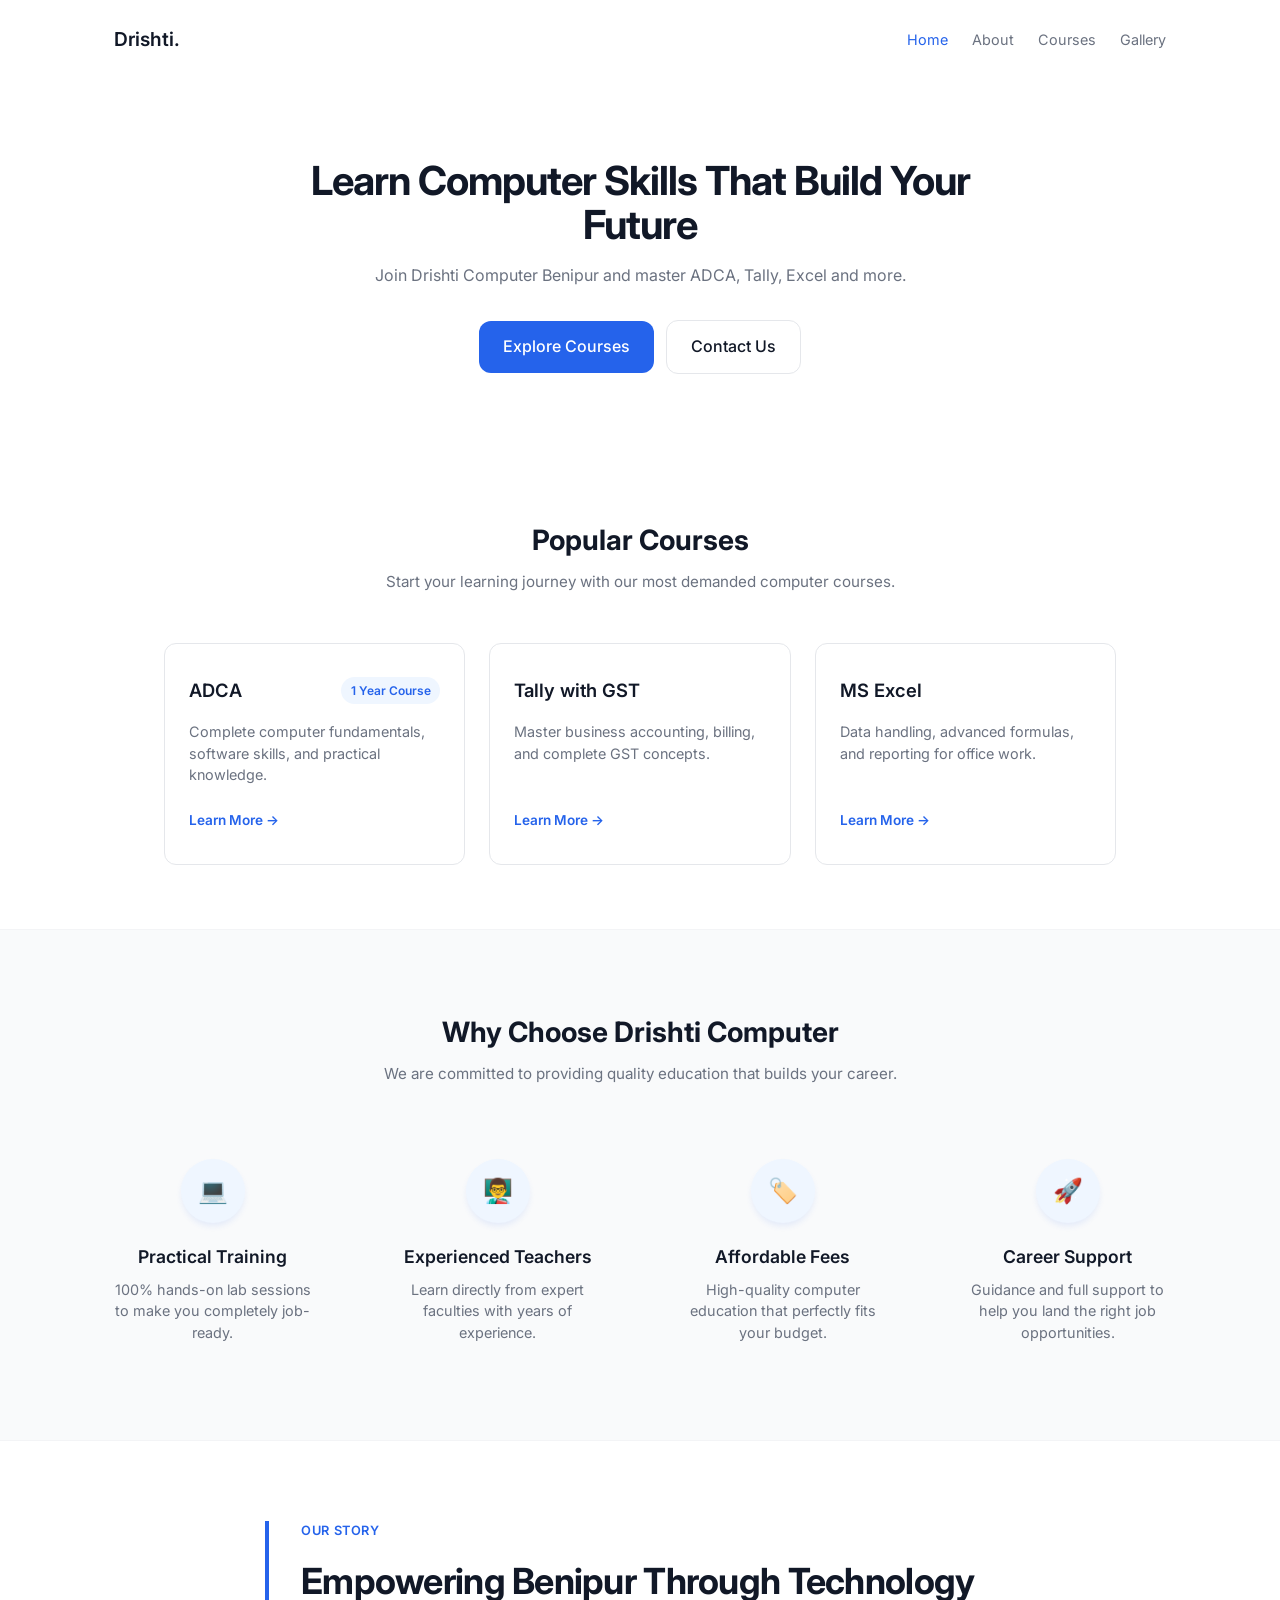
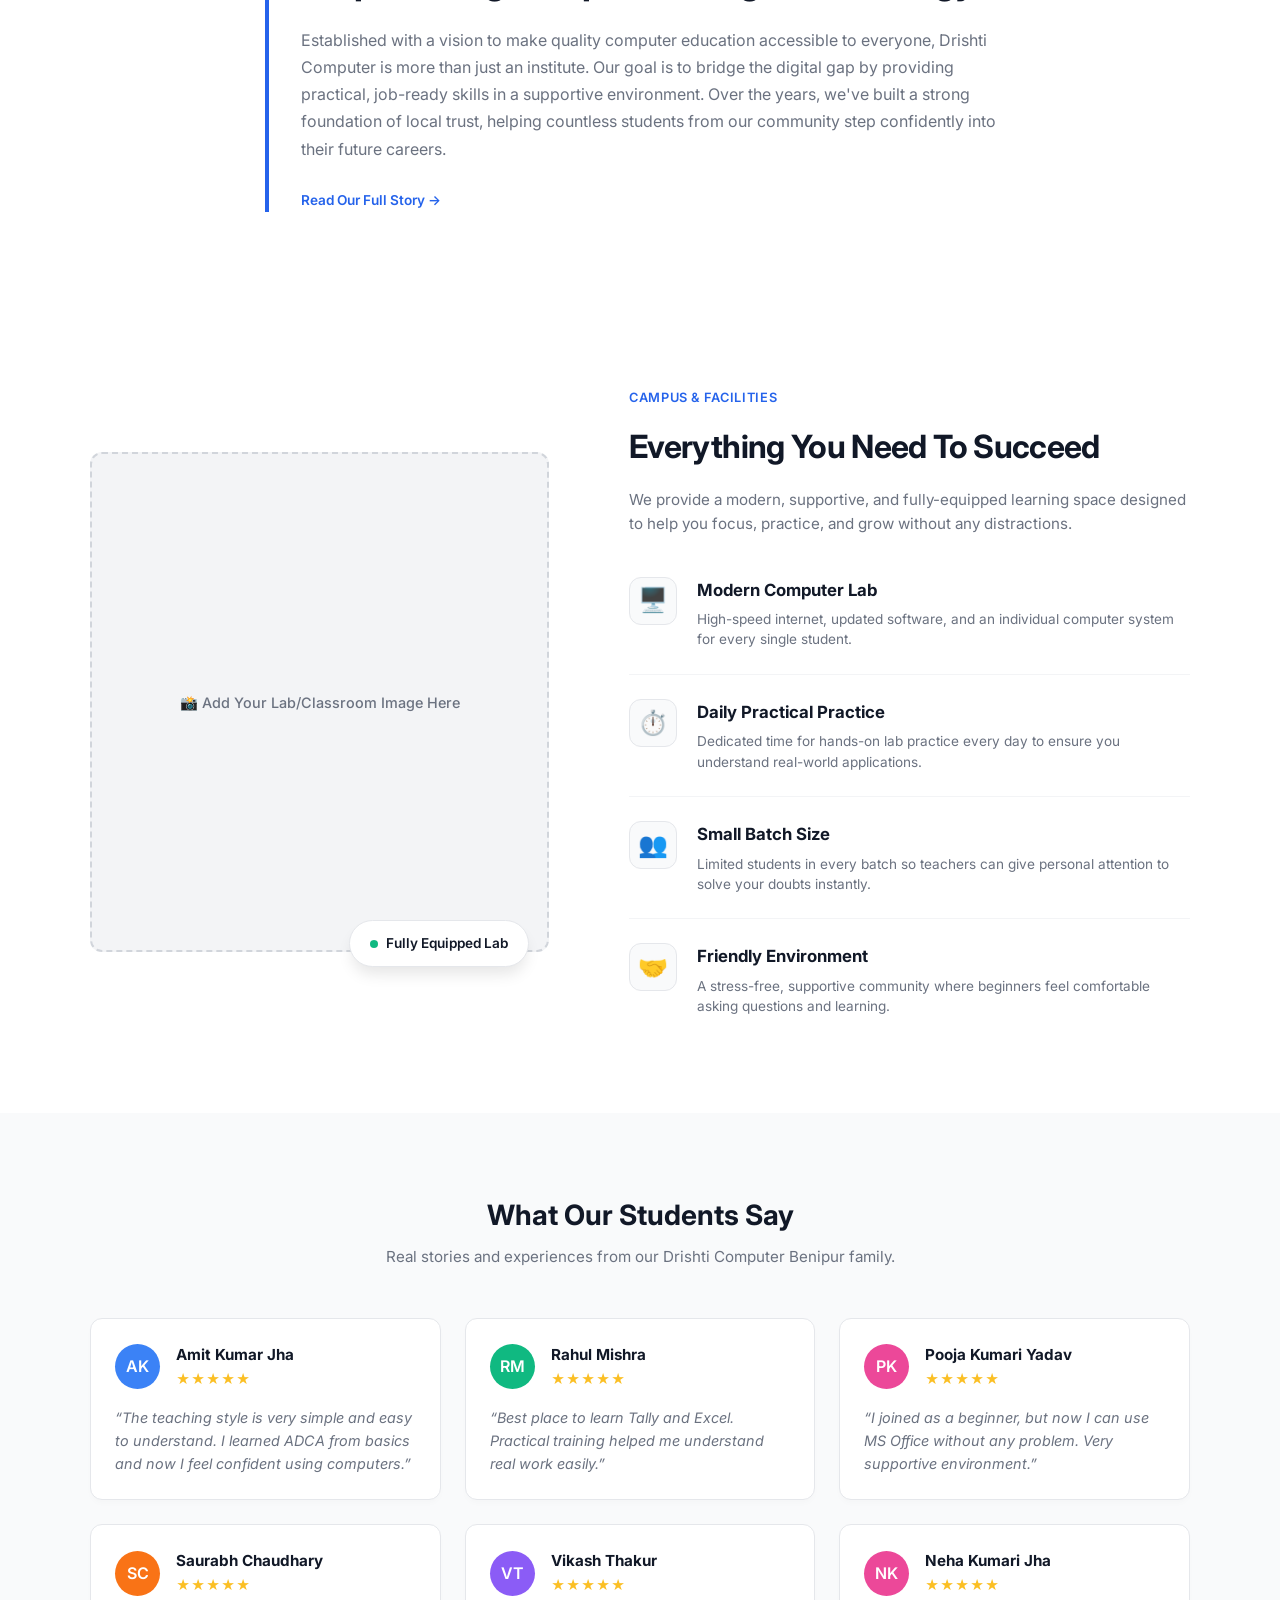
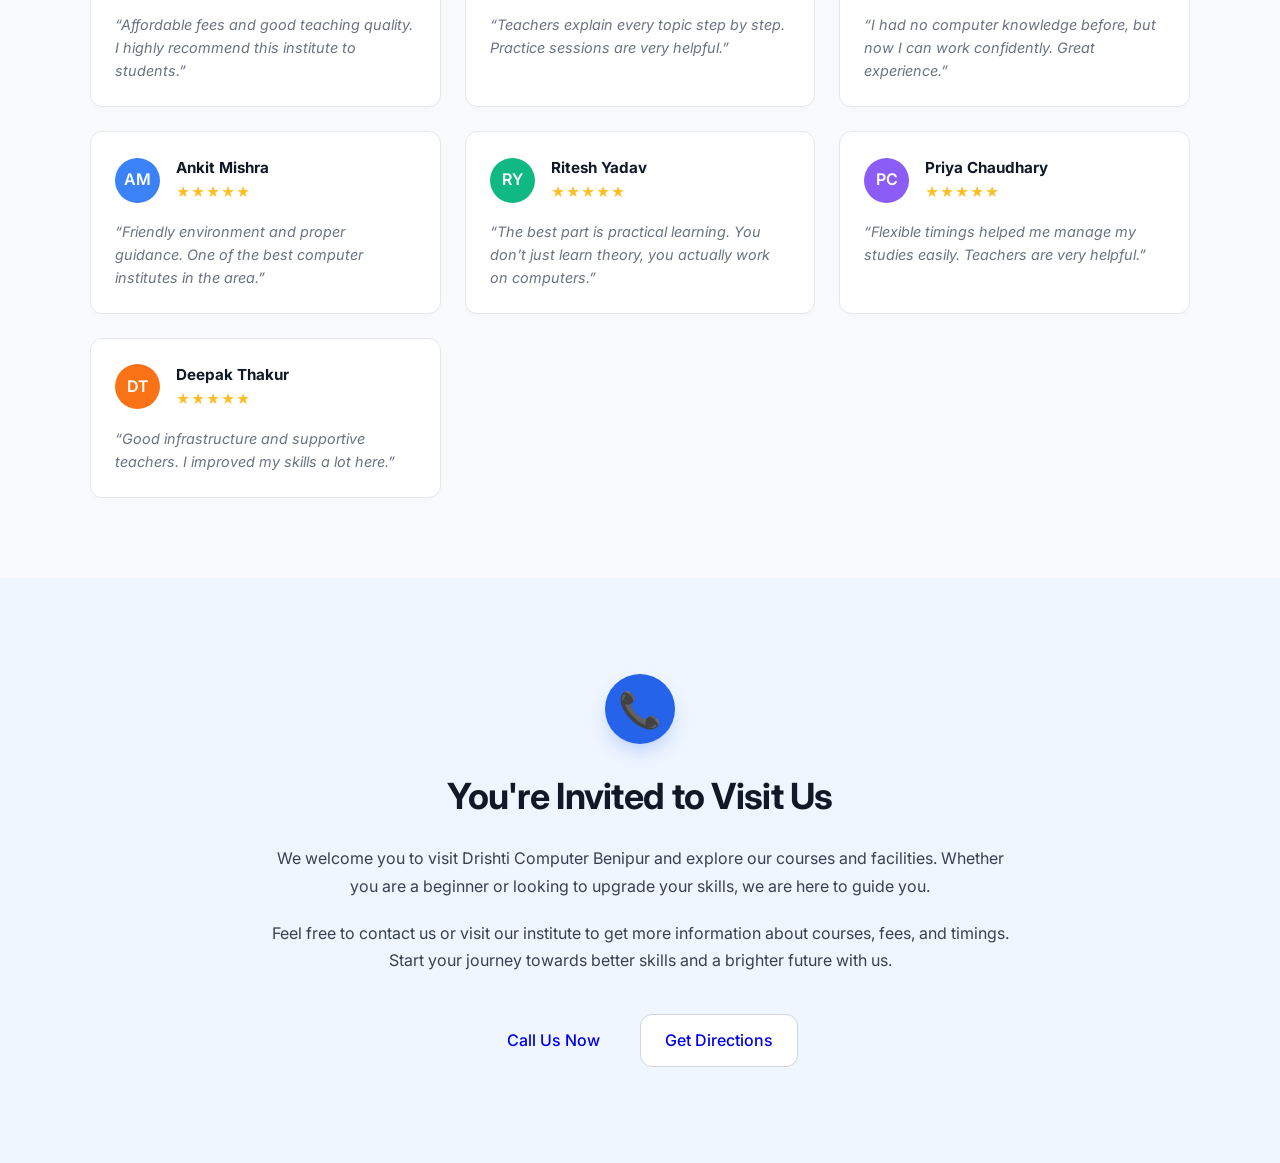
<file: index.html>
<!DOCTYPE html>
<html lang="en">
<head>
    <meta charset="UTF-8">
    <meta name="viewport" content="width=device-width, initial-scale=1.0">
    <title>Drishti Computer Benipur | Home</title>
    <link rel="stylesheet" href="style.css">
    <link href="https://fonts.googleapis.com/css2?family=Inter:wght@300;400;600&display=swap" rel="stylesheet">
</head>
<body>
    <nav class="navbar">
        <div class="logo">Drishti.</div>
        
        <button class="mobile-menu-btn" id="menuBtn">
            <span class="bar"></span>
            <span class="bar"></span>
            <span class="bar"></span>
        </button>

        <div class="nav-links" id="navLinks">
            <a href="index.html" class="active">Home</a>
            <a href="about.html">About</a>
            <a href="courses.html">Courses</a>
            <a href="gallery.html">Gallery</a>
        </div>
    </nav>

    <header class="hero fade-in">
        <h1>Learn Computer Skills That Build Your Future</h1>
        <p>Join Drishti Computer Benipur and master ADCA, Tally, Excel and more.</p>
        <div class="hero-btns">
            <a href="courses.html" class="btn primary">Explore Courses</a>
            <a href="#contact" class="btn secondary">Contact Us</a>
        </div>
    </header>
<section class="popular-courses fade-in">
        <div class="section-heading">
            <h2>Popular Courses</h2>
            <p>Start your learning journey with our most demanded computer courses.</p>
        </div>

        <div class="course-grid">
            <div class="card course-card">
                <div class="card-header">
                    <h3>ADCA</h3>
                    <span class="badge">1 Year Course</span>
                </div>
                <p>Complete computer fundamentals, software skills, and practical knowledge.</p>
                <a href="courses.html" class="btn-link">Learn More &rarr;</a>
            </div>

            <div class="card course-card">
                <div class="card-header">
                    <h3>Tally with GST</h3>
                </div>
                <p>Master business accounting, billing, and complete GST concepts.</p>
                <a href="courses.html" class="btn-link">Learn More &rarr;</a>
            </div>

            <div class="card course-card">
                <div class="card-header">
                    <h3>MS Excel</h3>
                </div>
                <p>Data handling, advanced formulas, and reporting for office work.</p>
                <a href="courses.html" class="btn-link">Learn More &rarr;</a>
            </div>
        </div>
    </section>
    <section class="why-choose-us fade-in">
        <div class="section-heading">
            <h2>Why Choose Drishti Computer</h2>
            <p>We are committed to providing quality education that builds your career.</p>
        </div>

        <div class="features-grid">
            <div class="feature-item">
                <div class="icon-box">💻</div>
                <h3>Practical Training</h3>
                <p>100% hands-on lab sessions to make you completely job-ready.</p>
            </div>
            
            <div class="feature-item">
                <div class="icon-box">👨‍🏫</div>
                <h3>Experienced Teachers</h3>
                <p>Learn directly from expert faculties with years of experience.</p>
            </div>
            
            <div class="feature-item">
                <div class="icon-box">🏷️</div>
                <h3>Affordable Fees</h3>
                <p>High-quality computer education that perfectly fits your budget.</p>
            </div>
            
            <div class="feature-item">
                <div class="icon-box">🚀</div>
                <h3>Career Support</h3>
                <p>Guidance and full support to help you land the right job opportunities.</p>
            </div>
        </div>
    </section>
    <section class="about-intro fade-in">
        <div class="about-content">
            <span class="sub-label">Our Story</span>
            <h2>Empowering Benipur Through Technology</h2>
            <p>
                Established with a vision to make quality computer education accessible to everyone, Drishti Computer is more than just an institute. Our goal is to bridge the digital gap by providing practical, job-ready skills in a supportive environment. Over the years, we've built a strong foundation of local trust, helping countless students from our community step confidently into their future careers.
            </p>
            <a href="about.html" class="btn-link">Read Our Full Story &rarr;</a>
        </div>
    </section>
    <section class="facilities fade-in">
        <div class="facilities-container">
            
            <div class="facilities-visual">
                <div class="image-wrapper">
                    <div class="image-placeholder">
                        <span>📸 Add Your Lab/Classroom Image Here</span>
                    </div>
                    <div class="floating-badge">
                        <span class="pulse-dot"></span> Fully Equipped Lab
                    </div>
                </div>
            </div>

            <div class="facilities-details">
                <span class="sub-label">Campus & Facilities</span>
                <h2>Everything You Need To Succeed</h2>
                <p class="section-description">
                    We provide a modern, supportive, and fully-equipped learning space designed to help you focus, practice, and grow without any distractions.
                </p>
                
                <div class="facilities-list">
                    <div class="facility-item">
                        <div class="facility-icon">🖥️</div>
                        <div class="facility-text">
                            <h3>Modern Computer Lab</h3>
                            <p>High-speed internet, updated software, and an individual computer system for every single student.</p>
                        </div>
                    </div>

                    <div class="facility-item">
                        <div class="facility-icon">⏱️</div>
                        <div class="facility-text">
                            <h3>Daily Practical Practice</h3>
                            <p>Dedicated time for hands-on lab practice every day to ensure you understand real-world applications.</p>
                        </div>
                    </div>

                    <div class="facility-item">
                        <div class="facility-icon">👥</div>
                        <div class="facility-text">
                            <h3>Small Batch Size</h3>
                            <p>Limited students in every batch so teachers can give personal attention to solve your doubts instantly.</p>
                        </div>
                    </div>

                    <div class="facility-item">
                        <div class="facility-icon">🤝</div>
                        <div class="facility-text">
                            <h3>Friendly Environment</h3>
                            <p>A stress-free, supportive community where beginners feel comfortable asking questions and learning.</p>
                        </div>
                    </div>
                </div>
            </div>

        </div>
    </section>
    <section class="testimonials fade-in">
        <div class="section-heading">
            <h2>What Our Students Say</h2>
            <p>Real stories and experiences from our Drishti Computer Benipur family.</p>
        </div>

        <div class="testimonial-grid">
            
            <div class="testi-card">
                <div class="testi-header">
                    <div class="dp dp-blue">AK</div>
                    <div class="testi-info">
                        <h4>Amit Kumar Jha</h4>
                        <div class="stars">★★★★★</div>
                    </div>
                </div>
                <p class="testi-text">“The teaching style is very simple and easy to understand. I learned ADCA from basics and now I feel confident using computers.”</p>
            </div>

            <div class="testi-card">
                <div class="testi-header">
                    <div class="dp dp-green">RM</div>
                    <div class="testi-info">
                        <h4>Rahul Mishra</h4>
                        <div class="stars">★★★★★</div>
                    </div>
                </div>
                <p class="testi-text">“Best place to learn Tally and Excel. Practical training helped me understand real work easily.”</p>
            </div>

            <div class="testi-card">
                <div class="testi-header">
                    <div class="dp dp-pink">PK</div>
                    <div class="testi-info">
                        <h4>Pooja Kumari Yadav</h4>
                        <div class="stars">★★★★★</div>
                    </div>
                </div>
                <p class="testi-text">“I joined as a beginner, but now I can use MS Office without any problem. Very supportive environment.”</p>
            </div>

            <div class="testi-card">
                <div class="testi-header">
                    <div class="dp dp-orange">SC</div>
                    <div class="testi-info">
                        <h4>Saurabh Chaudhary</h4>
                        <div class="stars">★★★★★</div>
                    </div>
                </div>
                <p class="testi-text">“Affordable fees and good teaching quality. I highly recommend this institute to students.”</p>
            </div>

            <div class="testi-card">
                <div class="testi-header">
                    <div class="dp dp-purple">VT</div>
                    <div class="testi-info">
                        <h4>Vikash Thakur</h4>
                        <div class="stars">★★★★★</div>
                    </div>
                </div>
                <p class="testi-text">“Teachers explain every topic step by step. Practice sessions are very helpful.”</p>
            </div>

            <div class="testi-card">
                <div class="testi-header">
                    <div class="dp dp-pink">NK</div>
                    <div class="testi-info">
                        <h4>Neha Kumari Jha</h4>
                        <div class="stars">★★★★★</div>
                    </div>
                </div>
                <p class="testi-text">“I had no computer knowledge before, but now I can work confidently. Great experience.”</p>
            </div>

            <div class="testi-card">
                <div class="testi-header">
                    <div class="dp dp-blue">AM</div>
                    <div class="testi-info">
                        <h4>Ankit Mishra</h4>
                        <div class="stars">★★★★★</div>
                    </div>
                </div>
                <p class="testi-text">“Friendly environment and proper guidance. One of the best computer institutes in the area.”</p>
            </div>

            <div class="testi-card">
                <div class="testi-header">
                    <div class="dp dp-green">RY</div>
                    <div class="testi-info">
                        <h4>Ritesh Yadav</h4>
                        <div class="stars">★★★★★</div>
                    </div>
                </div>
                <p class="testi-text">“The best part is practical learning. You don’t just learn theory, you actually work on computers.”</p>
            </div>

            <div class="testi-card">
                <div class="testi-header">
                    <div class="dp dp-purple">PC</div>
                    <div class="testi-info">
                        <h4>Priya Chaudhary</h4>
                        <div class="stars">★★★★★</div>
                    </div>
                </div>
                <p class="testi-text">“Flexible timings helped me manage my studies easily. Teachers are very helpful.”</p>
            </div>

            <div class="testi-card">
                <div class="testi-header">
                    <div class="dp dp-orange">DT</div>
                    <div class="testi-info">
                        <h4>Deepak Thakur</h4>
                        <div class="stars">★★★★★</div>
                    </div>
                </div>
                <p class="testi-text">“Good infrastructure and supportive teachers. I improved my skills a lot here.”</p>
            </div>

        </div>
    </section>
    <section class="visit-invitation fade-in">
        <div class="invitation-container">
            
            <div class="invitation-icon">📞</div>
            
            <h2>You're Invited to Visit Us</h2>
            
            <div class="invitation-text">
                <p>
                    We welcome you to visit Drishti Computer Benipur and explore our courses and facilities. Whether you are a beginner or looking to upgrade your skills, we are here to guide you.
                </p>
                <p>
                    Feel free to contact us or visit our institute to get more information about courses, fees, and timings. Start your journey towards better skills and a brighter future with us.
                </p>
            </div>

            <div class="invitation-actions">
                <a href="tel:+910000000000" class="btn primary-btn">Call Us Now</a>
                
                <a href="#footer" class="btn secondary-btn bg-white">Get Directions</a>
            </div>

        </div>
    </section>
    <script src="main.js"></script>
</body>
</html>
</file>
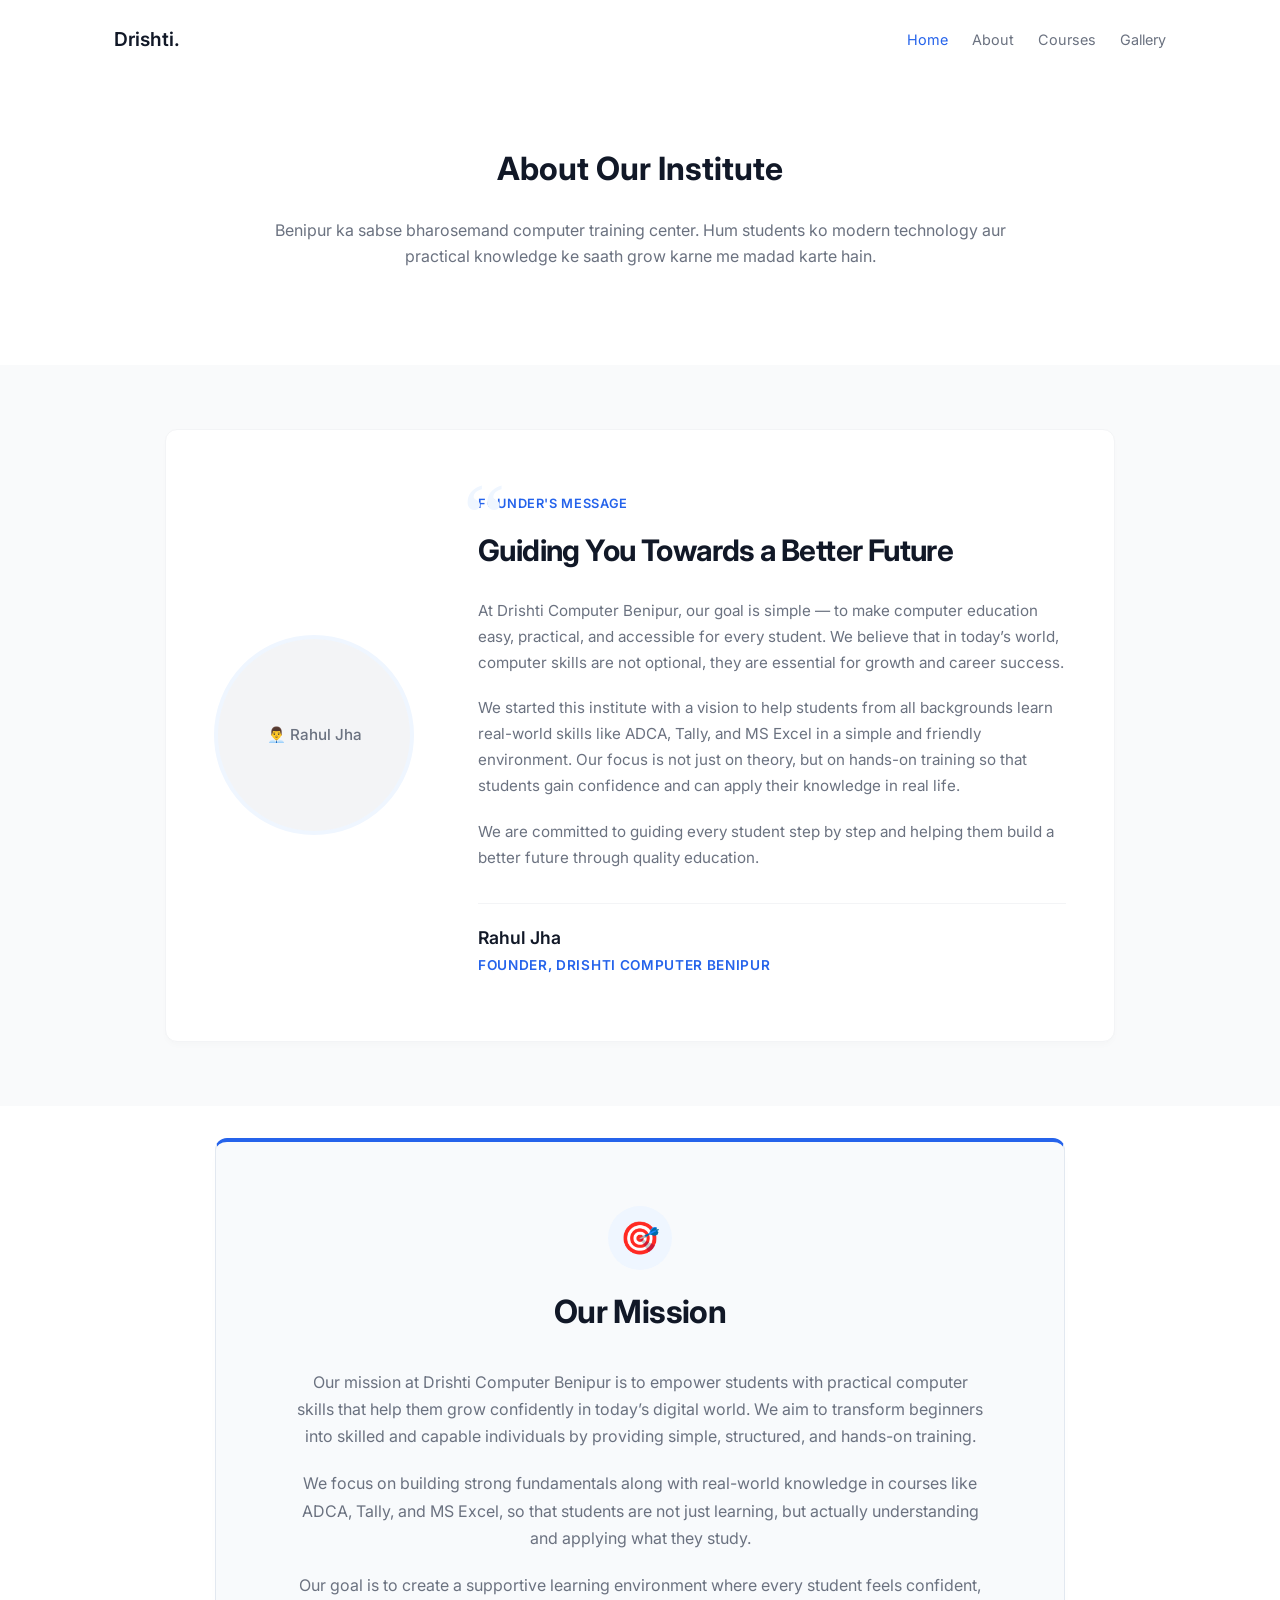
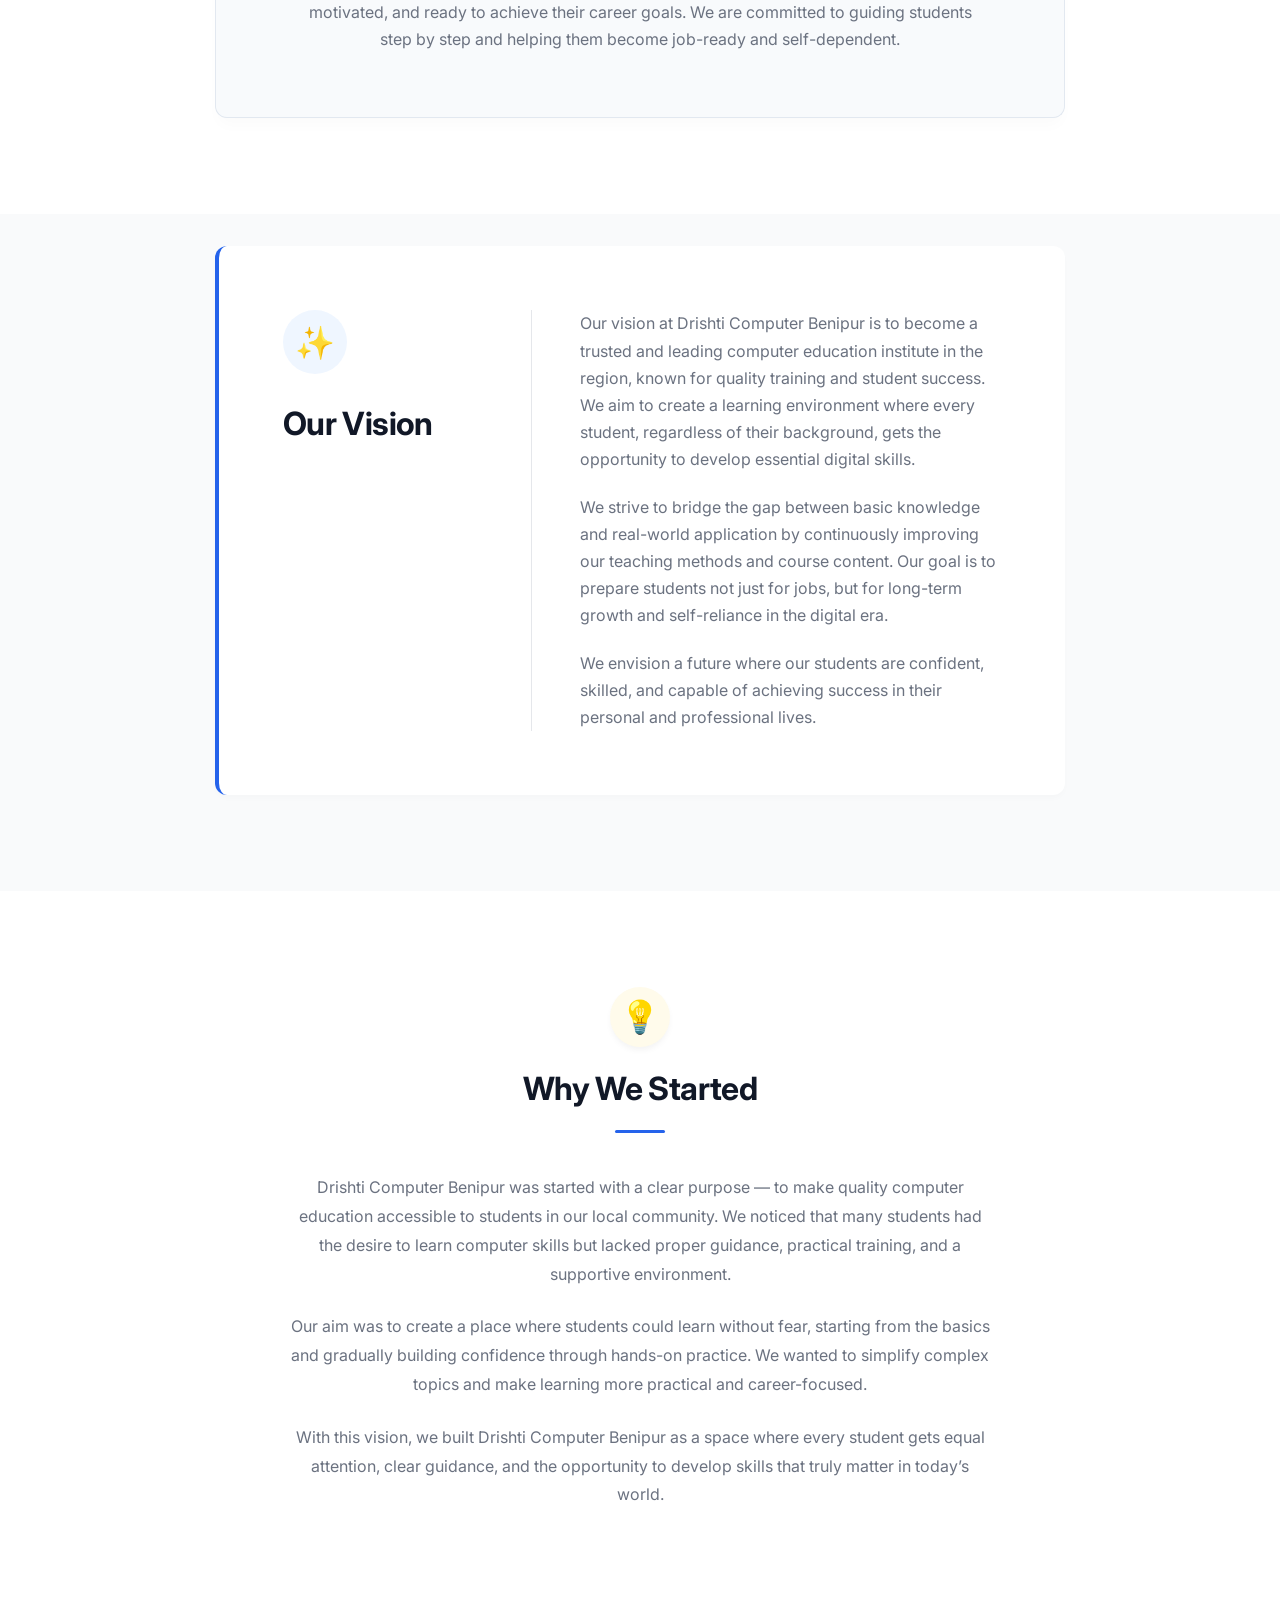
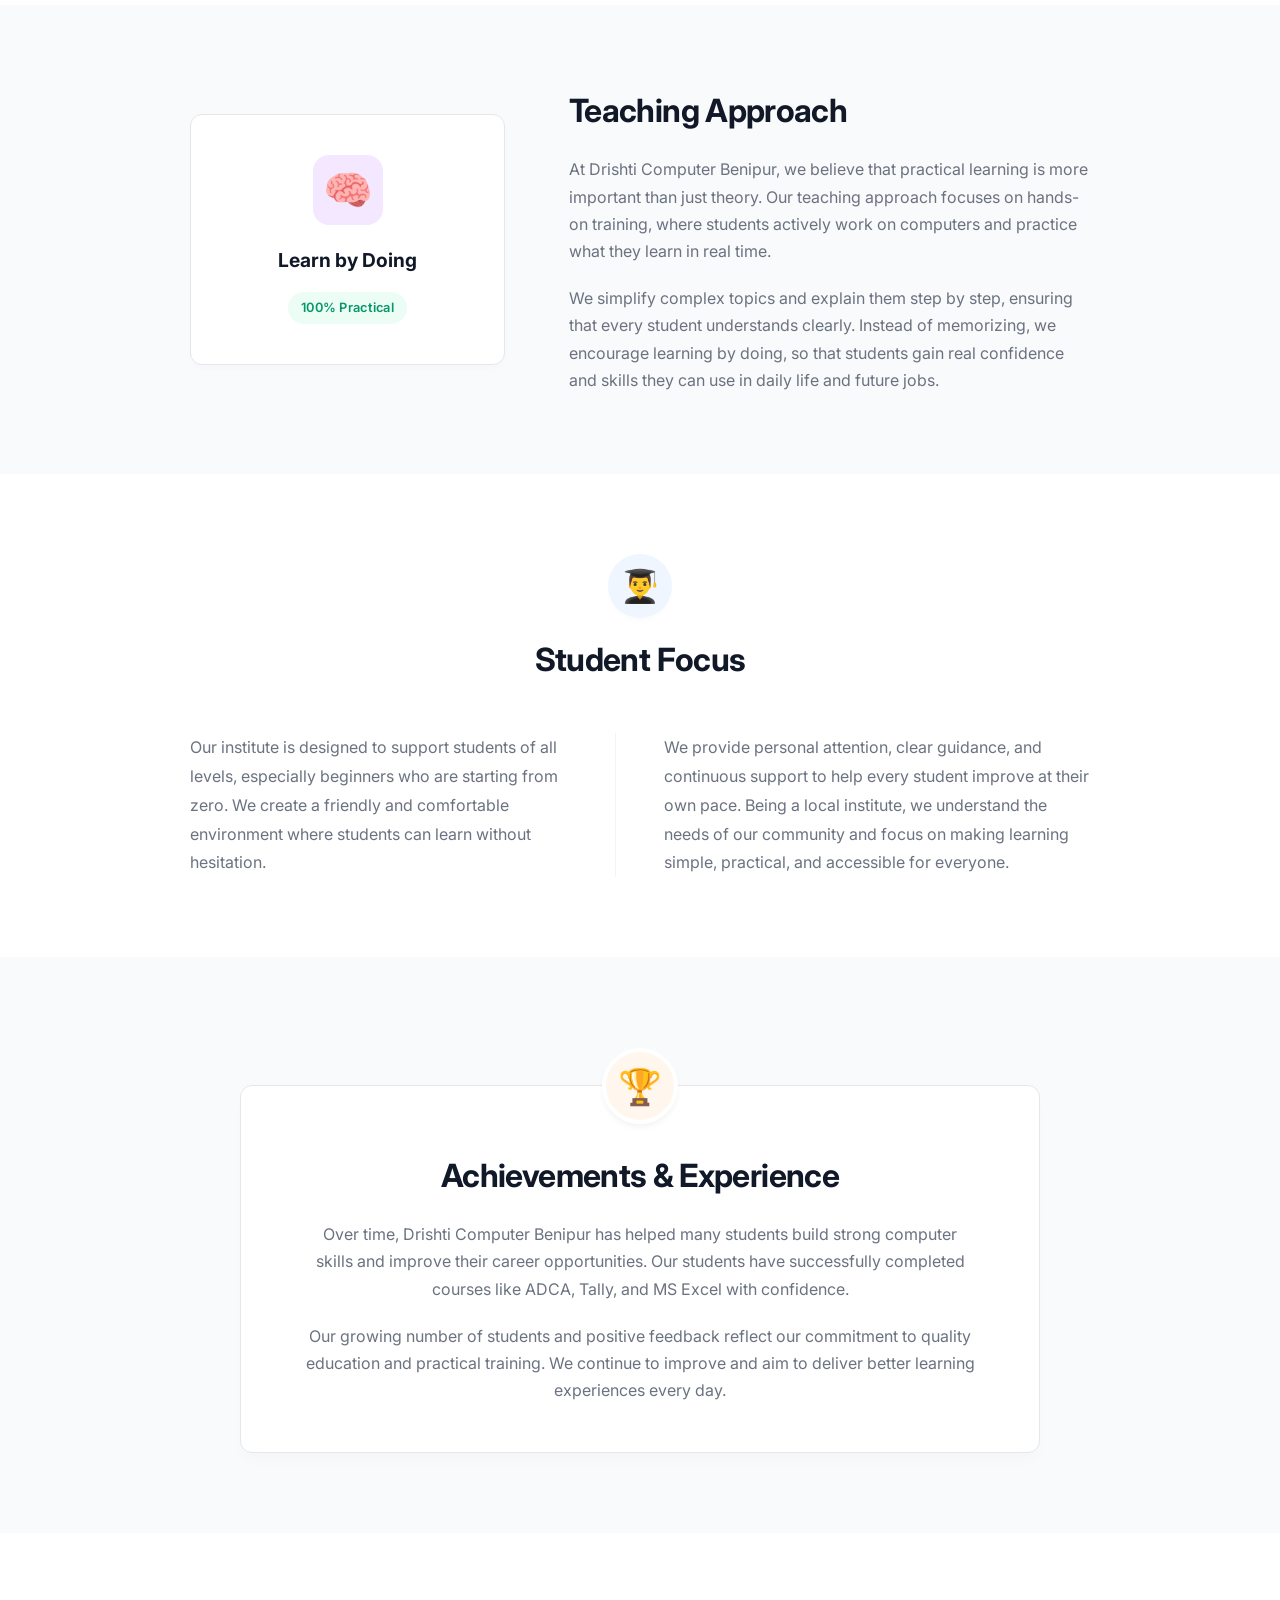
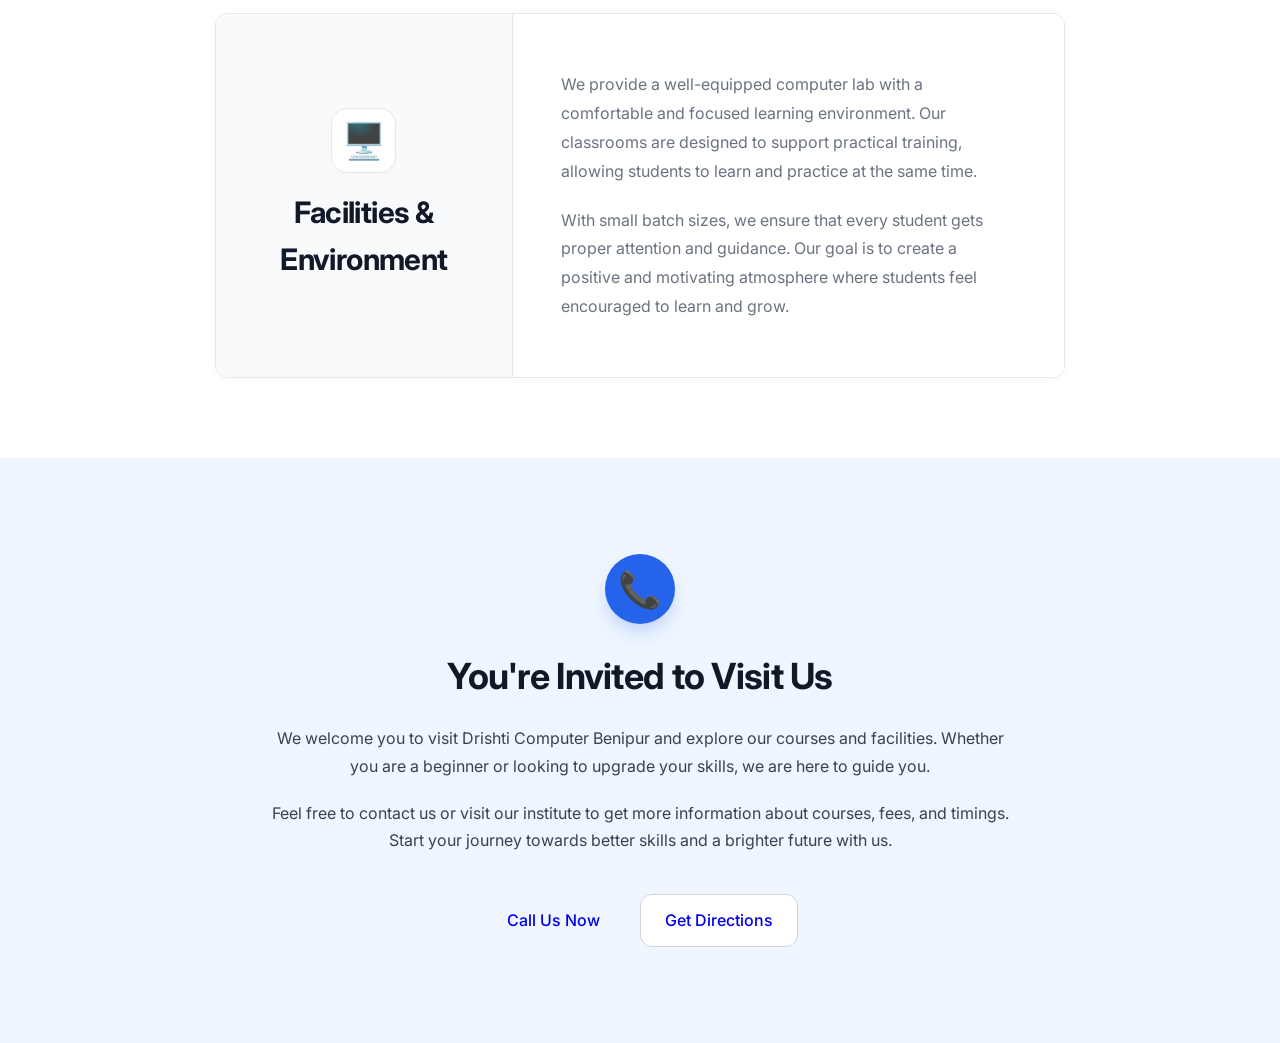
<file: about.html>
<!DOCTYPE html>
<html lang="en">
<head>
    <meta charset="UTF-8">
    <meta name="viewport" content="width=device-width, initial-scale=1.0">
    <title>About Us | Drishti Computer</title>
    <link rel="stylesheet" href="about.css">
    <link href="https://fonts.googleapis.com/css2?family=Inter:wght@400;600&display=swap" rel="stylesheet">
</head>
<body>
   <nav class="navbar">
        <div class="logo">Drishti.</div>
        
        <button class="mobile-menu-btn" id="menuBtn">
            <span class="bar"></span>
            <span class="bar"></span>
            <span class="bar"></span>
        </button>

        <div class="nav-links" id="navLinks">
            <a href="index.html" class="active">Home</a>
            <a href="about.html">About</a>
            <a href="courses.html">Courses</a>
            <a href="gallery.html">Gallery</a>
        </div>
    </nav>

    <section class="content fade-in">
        <h2>About Our Institute</h2>
        <p>Benipur ka sabse bharosemand computer training center. Hum students ko modern technology aur practical knowledge ke saath grow karne me madad karte hain.</p>
    </section>
<section class="founder-message fade-in">
        <div class="founder-container">
            
            <div class="founder-image-wrapper">
                <div class="founder-placeholder">
                    <span>👨‍💼 Rahul Jha</span>
                </div>
            </div>

            <div class="founder-content">
                <span class="sub-label">Founder's Message</span>
                <h2>Guiding You Towards a Better Future</h2>
                
                <div class="quote-mark">“</div>
                
                <div class="message-text">
                    <p>
                        At Drishti Computer Benipur, our goal is simple — to make computer education easy, practical, and accessible for every student. We believe that in today’s world, computer skills are not optional, they are essential for growth and career success.
                    </p>
                    <p>
                        We started this institute with a vision to help students from all backgrounds learn real-world skills like ADCA, Tally, and MS Excel in a simple and friendly environment. Our focus is not just on theory, but on hands-on training so that students gain confidence and can apply their knowledge in real life.
                    </p>
                    <p>
                        We are committed to guiding every student step by step and helping them build a better future through quality education.
                    </p>
                </div>

                <div class="founder-name">
                    <strong>Rahul Jha</strong>
                    <span>Founder, Drishti Computer Benipur</span>
                </div>
            </div>
            
        </div>
    </section>
    
    <section class="mission-section fade-in">
        <div class="mission-container">
            
            <div class="mission-header">
                <div class="mission-icon">🎯</div>
                <h2>Our Mission</h2>
            </div>
            
            <div class="mission-content">
                <p>
                    Our mission at Drishti Computer Benipur is to empower students with practical computer skills that help them grow confidently in today’s digital world. We aim to transform beginners into skilled and capable individuals by providing simple, structured, and hands-on training.
                </p>
                <p>
                    We focus on building strong fundamentals along with real-world knowledge in courses like ADCA, Tally, and MS Excel, so that students are not just learning, but actually understanding and applying what they study.
                </p>
                <p>
                    Our goal is to create a supportive learning environment where every student feels confident, motivated, and ready to achieve their career goals. We are committed to guiding students step by step and helping them become job-ready and self-dependent.
                </p>
            </div>

        </div>
    </section>
    <section class="vision-section fade-in">
        <div class="vision-container">
            
            <div class="vision-header">
                <div class="vision-icon">✨</div>
                <h2>Our Vision</h2>
            </div>
            
            <div class="vision-content">
                <p>
                    Our vision at Drishti Computer Benipur is to become a trusted and leading computer education institute in the region, known for quality training and student success. We aim to create a learning environment where every student, regardless of their background, gets the opportunity to develop essential digital skills.
                </p>
                <p>
                    We strive to bridge the gap between basic knowledge and real-world application by continuously improving our teaching methods and course content. Our goal is to prepare students not just for jobs, but for long-term growth and self-reliance in the digital era.
                </p>
                <p>
                    We envision a future where our students are confident, skilled, and capable of achieving success in their personal and professional lives.
                </p>
            </div>

        </div>
    </section>
    <section class="why-started fade-in">
        <div class="story-container">
            
            <div class="story-header">
                <div class="story-icon">💡</div>
                <h2>Why We Started</h2>
                <div class="divider-line"></div>
            </div>
            
            <div class="story-content">
                <p>
                    Drishti Computer Benipur was started with a clear purpose — to make quality computer education accessible to students in our local community. We noticed that many students had the desire to learn computer skills but lacked proper guidance, practical training, and a supportive environment.
                </p>
                <p>
                    Our aim was to create a place where students could learn without fear, starting from the basics and gradually building confidence through hands-on practice. We wanted to simplify complex topics and make learning more practical and career-focused.
                </p>
                <p>
                    With this vision, we built Drishti Computer Benipur as a space where every student gets equal attention, clear guidance, and the opportunity to develop skills that truly matter in today’s world.
                </p>
            </div>

        </div>
    </section>
    <section class="teaching-approach fade-in">
        <div class="approach-container">
            
            <div class="approach-visual">
                <div class="approach-icon-box">🧠</div>
                <h3>Learn by Doing</h3>
                <span class="practical-tag">100% Practical</span>
            </div>
            
            <div class="approach-content">
                <h2>Teaching Approach</h2>
                <p>
                    At Drishti Computer Benipur, we believe that practical learning is more important than just theory. Our teaching approach focuses on hands-on training, where students actively work on computers and practice what they learn in real time.
                </p>
                <p>
                    We simplify complex topics and explain them step by step, ensuring that every student understands clearly. Instead of memorizing, we encourage learning by doing, so that students gain real confidence and skills they can use in daily life and future jobs.
                </p>
            </div>

        </div>
    </section>
    <section class="student-focus fade-in">
        <div class="focus-wrapper">
            
            <div class="focus-header">
                <div class="focus-icon-circle">👨‍🎓</div>
                <h2>Student Focus</h2>
            </div>
            
            <div class="focus-text-grid">
                <div class="focus-column">
                    <p>
                        Our institute is designed to support students of all levels, especially beginners who are starting from zero. We create a friendly and comfortable environment where students can learn without hesitation.
                    </p>
                </div>
                
                <div class="focus-column">
                    <p>
                        We provide personal attention, clear guidance, and continuous support to help every student improve at their own pace. Being a local institute, we understand the needs of our community and focus on making learning simple, practical, and accessible for everyone.
                    </p>
                </div>
            </div>

        </div>
    </section>
    <section class="achievements-section fade-in">
        <div class="achievements-container">
            
            <div class="achievement-card">
                <div class="achievement-icon">🏆</div>
                
                <h2>Achievements & Experience</h2>
                
                <div class="achievement-content">
                    <p>
                        Over time, Drishti Computer Benipur has helped many students build strong computer skills and improve their career opportunities. Our students have successfully completed courses like ADCA, Tally, and MS Excel with confidence.
                    </p>
                    <p>
                        Our growing number of students and positive feedback reflect our commitment to quality education and practical training. We continue to improve and aim to deliver better learning experiences every day.
                    </p>
                </div>
            </div>

        </div>
    </section>
    <section class="facilities-env fade-in">
        <div class="env-wrapper">
            
            <div class="env-header">
                <div class="env-icon">🖥️</div>
                <h2>Facilities & Environment</h2>
            </div>
            
            <div class="env-content">
                <p>
                    We provide a well-equipped computer lab with a comfortable and focused learning environment. Our classrooms are designed to support practical training, allowing students to learn and practice at the same time.
                </p>
                <p>
                    With small batch sizes, we ensure that every student gets proper attention and guidance. Our goal is to create a positive and motivating atmosphere where students feel encouraged to learn and grow.
                </p>
            </div>

        </div>
    </section>
    <section class="visit-invitation fade-in">
        <div class="invitation-container">
            
            <div class="invitation-icon">📞</div>
            
            <h2>You're Invited to Visit Us</h2>
            
            <div class="invitation-text">
                <p>
                    We welcome you to visit Drishti Computer Benipur and explore our courses and facilities. Whether you are a beginner or looking to upgrade your skills, we are here to guide you.
                </p>
                <p>
                    Feel free to contact us or visit our institute to get more information about courses, fees, and timings. Start your journey towards better skills and a brighter future with us.
                </p>
            </div>

            <div class="invitation-actions">
                <a href="tel:+910000000000" class="btn primary-btn">Call Us Now</a>
                
                <a href="#footer" class="btn secondary-btn bg-white">Get Directions</a>
            </div>

        </div>
    </section>
    <script src="main.js"></script>
</body>
</html>
</file>
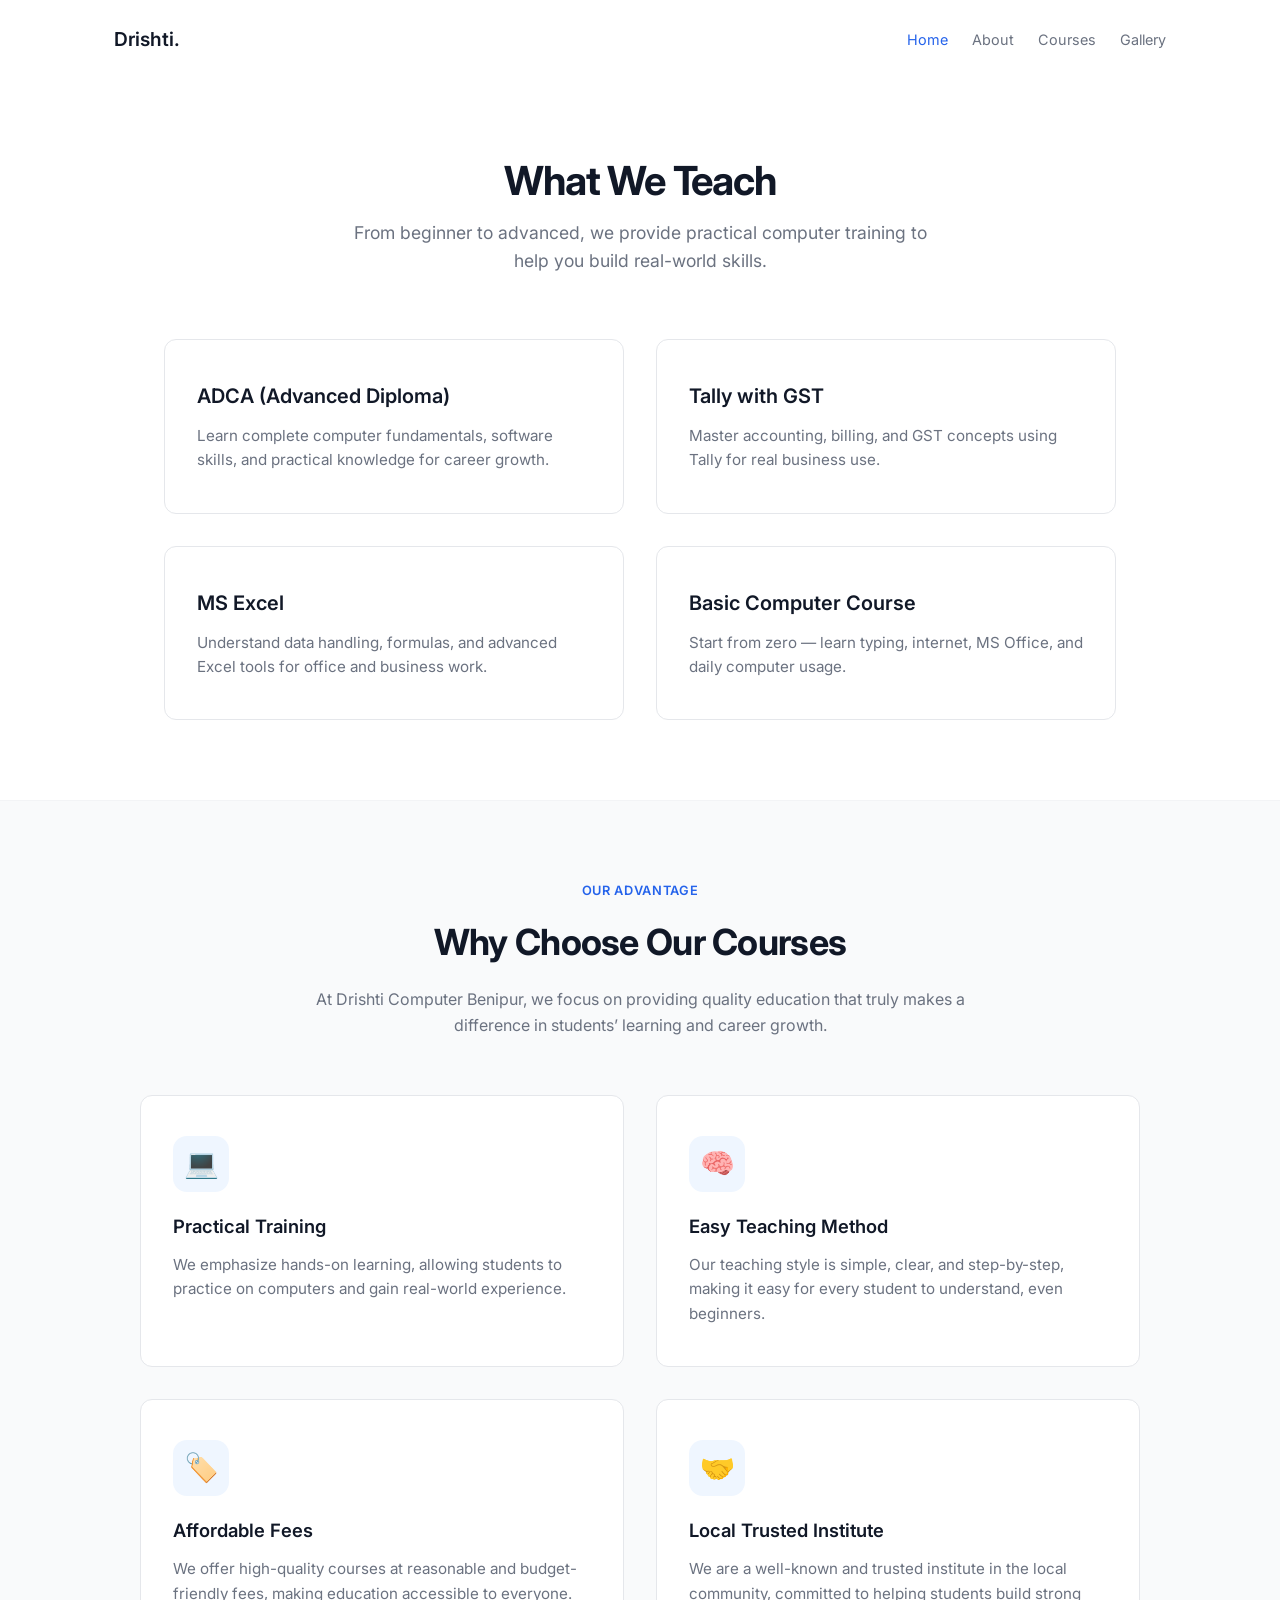
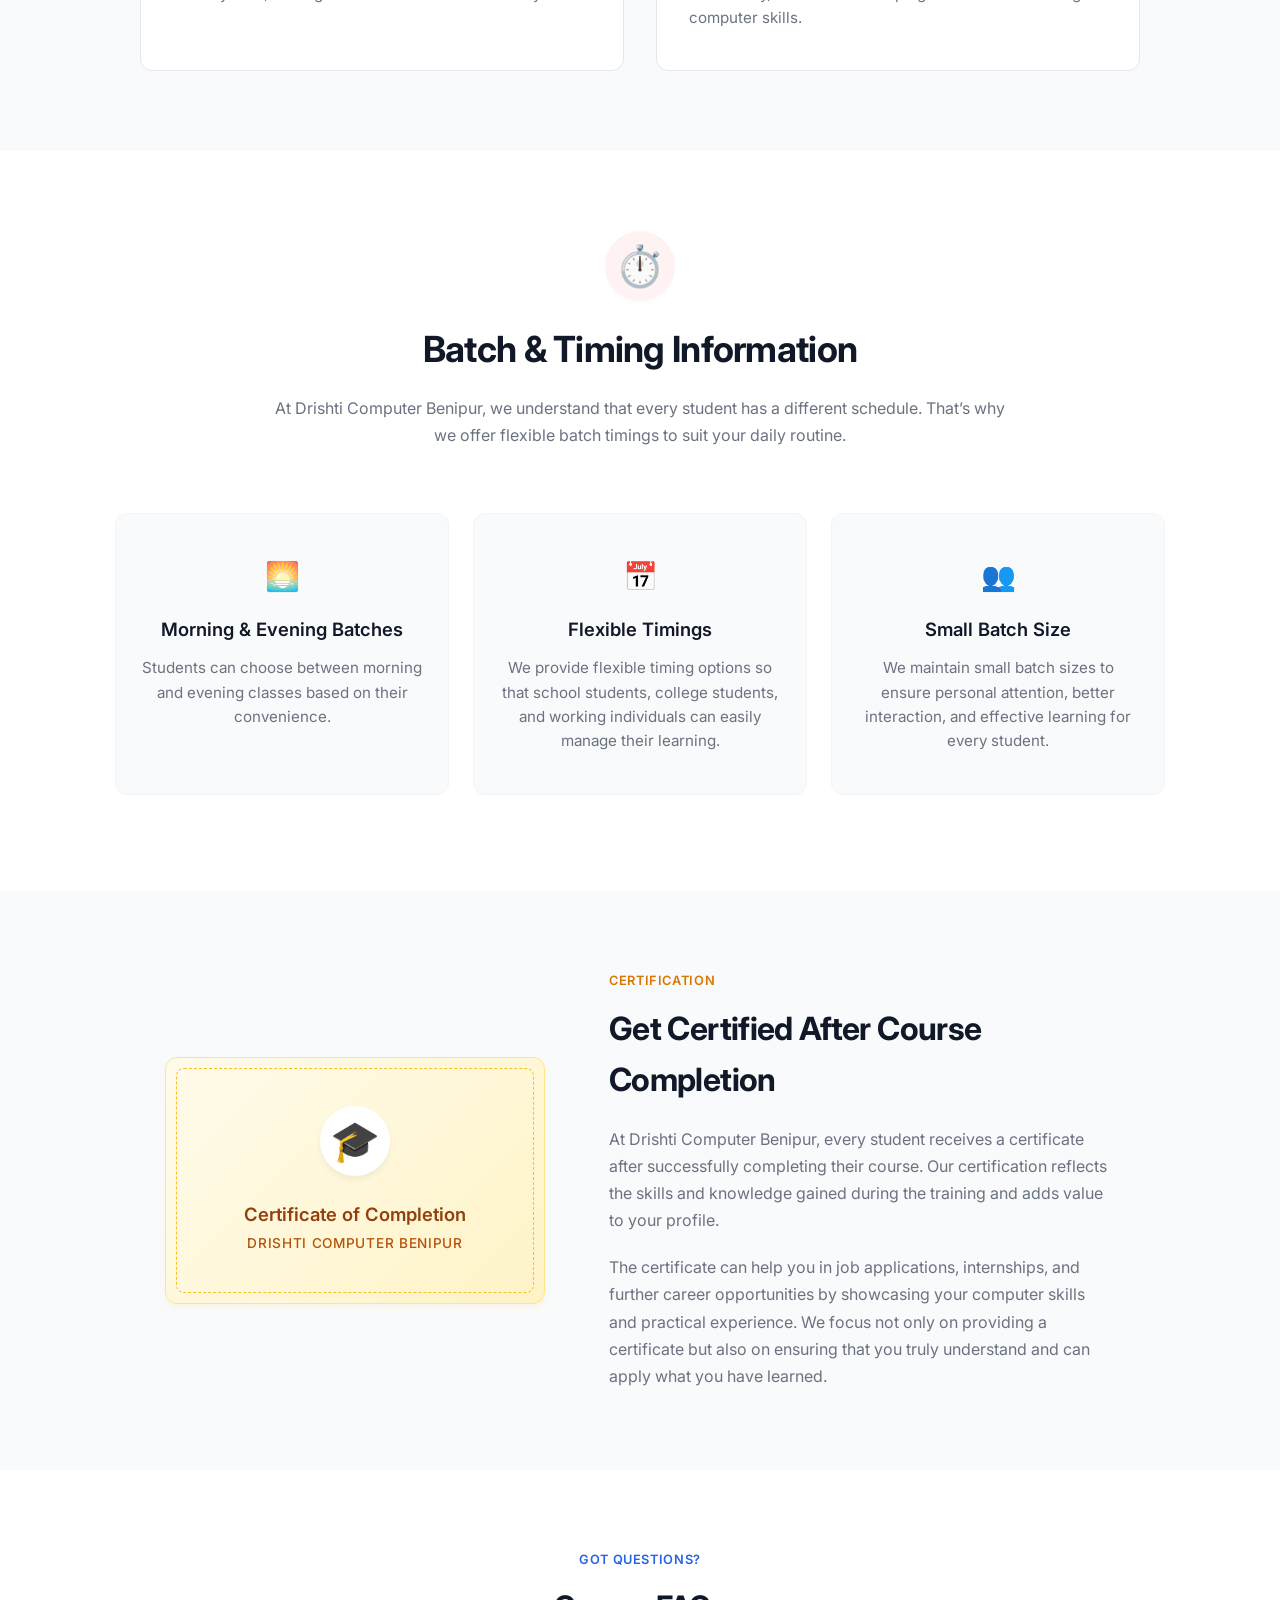
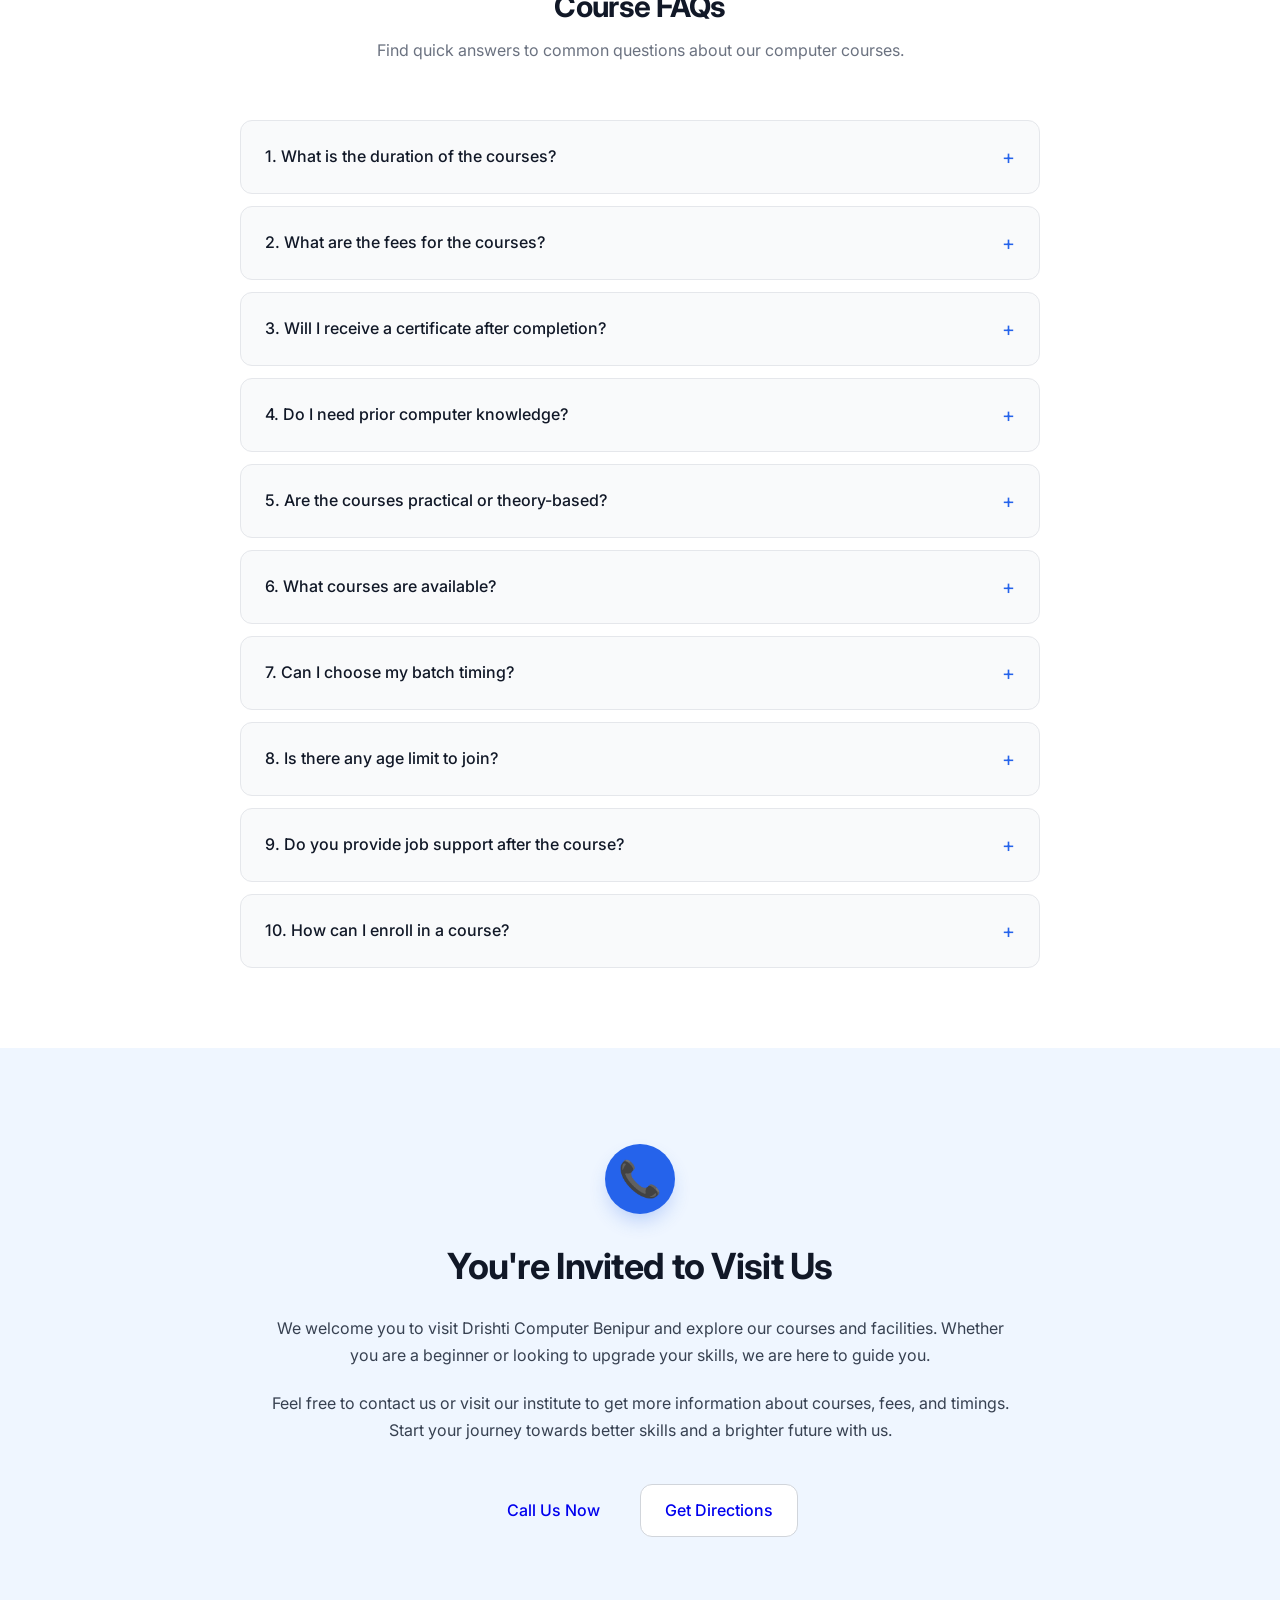
<file: courses.html>
<!DOCTYPE html>
<html lang="en">
<head>
    <meta charset="UTF-8">
    <meta name="viewport" content="width=device-width, initial-scale=1.0">
    <title>What We Teach | Drishti Computer Benipur</title>
    <link rel="stylesheet" href="style.css">
    <link rel="stylesheet" href="courses.css">
    <link href="https://fonts.googleapis.com/css2?family=Inter:wght@300;400;500;600&display=swap" rel="stylesheet">
</head>
<body>
    <nav class="navbar">
        <div class="logo">Drishti.</div>
        
        <button class="mobile-menu-btn" id="menuBtn">
            <span class="bar"></span>
            <span class="bar"></span>
            <span class="bar"></span>
        </button>

        <div class="nav-links" id="navLinks">
            <a href="index.html" class="active">Home</a>
            <a href="about.html">About</a>
            <a href="courses.html">Courses</a>
            <a href="gallery.html">Gallery</a>
        </div>
    </nav>

    <section class="courses-section fade-in">
        <div class="section-header">
            <h1>What We Teach</h1>
            <p>From beginner to advanced, we provide practical computer training to help you build real-world skills.</p>
        </div>

        <div class="course-grid">
            <div class="course-card">
                <h3>ADCA (Advanced Diploma)</h3>
                <p>Learn complete computer fundamentals, software skills, and practical knowledge for career growth.</p>
            </div>
            
            <div class="course-card">
                <h3>Tally with GST</h3>
                <p>Master accounting, billing, and GST concepts using Tally for real business use.</p>
            </div>
            
            <div class="course-card">
                <h3>MS Excel</h3>
                <p>Understand data handling, formulas, and advanced Excel tools for office and business work.</p>
            </div>
            
            <div class="course-card">
                <h3>Basic Computer Course</h3>
                <p>Start from zero — learn typing, internet, MS Office, and daily computer usage.</p>
            </div>
        </div>
    </section>
<section class="why-courses fade-in">
        <div class="why-courses-container">
            
            <div class="section-header">
                <span class="sub-label">Our Advantage</span>
                <h2>Why Choose Our Courses</h2>
                <p>At Drishti Computer Benipur, we focus on providing quality education that truly makes a difference in students’ learning and career growth.</p>
            </div>

            <div class="why-grid">
                
                <div class="why-card">
                    <div class="why-icon">💻</div>
                    <h3>Practical Training</h3>
                    <p>We emphasize hands-on learning, allowing students to practice on computers and gain real-world experience.</p>
                </div>

                <div class="why-card">
                    <div class="why-icon">🧠</div>
                    <h3>Easy Teaching Method</h3>
                    <p>Our teaching style is simple, clear, and step-by-step, making it easy for every student to understand, even beginners.</p>
                </div>

                <div class="why-card">
                    <div class="why-icon">🏷️</div>
                    <h3>Affordable Fees</h3>
                    <p>We offer high-quality courses at reasonable and budget-friendly fees, making education accessible to everyone.</p>
                </div>

                <div class="why-card">
                    <div class="why-icon">🤝</div>
                    <h3>Local Trusted Institute</h3>
                    <p>We are a well-known and trusted institute in the local community, committed to helping students build strong computer skills.</p>
                </div>

            </div>

        </div>
    </section>
    <section class="batch-timing fade-in">
        <div class="timing-container">
            
            <div class="timing-header">
                <div class="timing-icon-main">⏱️</div>
                <h2>Batch & Timing Information</h2>
                <p>
                    At Drishti Computer Benipur, we understand that every student has a different schedule. That’s why we offer flexible batch timings to suit your daily routine.
                </p>
            </div>

            <div class="timing-grid">
                
                <div class="timing-card">
                    <div class="timing-icon">🌅</div>
                    <h3>Morning & Evening Batches</h3>
                    <p>Students can choose between morning and evening classes based on their convenience.</p>
                </div>

                <div class="timing-card">
                    <div class="timing-icon">📅</div>
                    <h3>Flexible Timings</h3>
                    <p>We provide flexible timing options so that school students, college students, and working individuals can easily manage their learning.</p>
                </div>

                <div class="timing-card">
                    <div class="timing-icon">👥</div>
                    <h3>Small Batch Size</h3>
                    <p>We maintain small batch sizes to ensure personal attention, better interaction, and effective learning for every student.</p>
                </div>

            </div>

        </div>
    </section>
    <section class="certification fade-in">
        <div class="cert-container">
            
            <div class="cert-visual">
                <div class="cert-badge">🎓</div>
                <div class="cert-graphic">
                    <span class="cert-title">Certificate of Completion</span>
                    <span class="cert-subtitle">Drishti Computer Benipur</span>
                </div>
            </div>
            
            <div class="cert-content">
                <span class="sub-label text-gold">Certification</span>
                <h2>Get Certified After Course Completion</h2>
                <p>
                    At Drishti Computer Benipur, every student receives a certificate after successfully completing their course. Our certification reflects the skills and knowledge gained during the training and adds value to your profile.
                </p>
                <p>
                    The certificate can help you in job applications, internships, and further career opportunities by showcasing your computer skills and practical experience. We focus not only on providing a certificate but also on ensuring that you truly understand and can apply what you have learned.
                </p>
            </div>

        </div>
    </section>
    <section class="faq-section fade-in">
        <div class="faq-container-inner">
            
            <div class="section-heading">
                <span class="sub-label">Got Questions?</span>
                <h2>Course FAQs</h2>
                <p>Find quick answers to common questions about our computer courses.</p>
            </div>

            <div class="faq-accordion">
                <details class="faq-item">
                    <summary>1. What is the duration of the courses?</summary>
                    <div class="faq-content">
                        <p>The duration varies depending on the course, ranging from 2 months to 1 year.</p>
                    </div>
                </details>

                <details class="faq-item">
                    <summary>2. What are the fees for the courses?</summary>
                    <div class="faq-content">
                        <p>Our fees are affordable and vary by course. Please contact us for detailed information.</p>
                    </div>
                </details>

                <details class="faq-item">
                    <summary>3. Will I receive a certificate after completion?</summary>
                    <div class="faq-content">
                        <p>Yes, you will receive a certificate after successfully completing the course.</p>
                    </div>
                </details>

                <details class="faq-item">
                    <summary>4. Do I need prior computer knowledge?</summary>
                    <div class="faq-content">
                        <p>No, our courses are designed for both beginners and advanced learners.</p>
                    </div>
                </details>

                <details class="faq-item">
                    <summary>5. Are the courses practical or theory-based?</summary>
                    <div class="faq-content">
                        <p>Our courses focus mainly on practical training with real-world applications.</p>
                    </div>
                </details>

                <details class="faq-item">
                    <summary>6. What courses are available?</summary>
                    <div class="faq-content">
                        <p>We offer ADCA, Tally with GST, MS Excel, and basic computer courses.</p>
                    </div>
                </details>

                <details class="faq-item">
                    <summary>7. Can I choose my batch timing?</summary>
                    <div class="faq-content">
                        <p>Yes, we offer flexible morning and evening batches for your convenience.</p>
                    </div>
                </details>

                <details class="faq-item">
                    <summary>8. Is there any age limit to join?</summary>
                    <div class="faq-content">
                        <p>No, anyone interested in learning computer skills can join our courses.</p>
                    </div>
                </details>

                <details class="faq-item">
                    <summary>9. Do you provide job support after the course?</summary>
                    <div class="faq-content">
                        <p>Yes, we provide basic career guidance and job support to our students.</p>
                    </div>
                </details>

                <details class="faq-item">
                    <summary>10. How can I enroll in a course?</summary>
                    <div class="faq-content">
                        <p>You can visit our institute or contact us via phone or WhatsApp to enroll.</p>
                    </div>
                </details>
            </div>

        </div>
    </section>
    <section class="visit-invitation fade-in">
        <div class="invitation-container">
            
            <div class="invitation-icon">📞</div>
            
            <h2>You're Invited to Visit Us</h2>
            
            <div class="invitation-text">
                <p>
                    We welcome you to visit Drishti Computer Benipur and explore our courses and facilities. Whether you are a beginner or looking to upgrade your skills, we are here to guide you.
                </p>
                <p>
                    Feel free to contact us or visit our institute to get more information about courses, fees, and timings. Start your journey towards better skills and a brighter future with us.
                </p>
            </div>

            <div class="invitation-actions">
                <a href="tel:+910000000000" class="btn primary-btn">Call Us Now</a>
                
                <a href="#footer" class="btn secondary-btn bg-white">Get Directions</a>
            </div>

        </div>
    </section>
    <script src="main.js"></script>
</body>
</html>
</file>
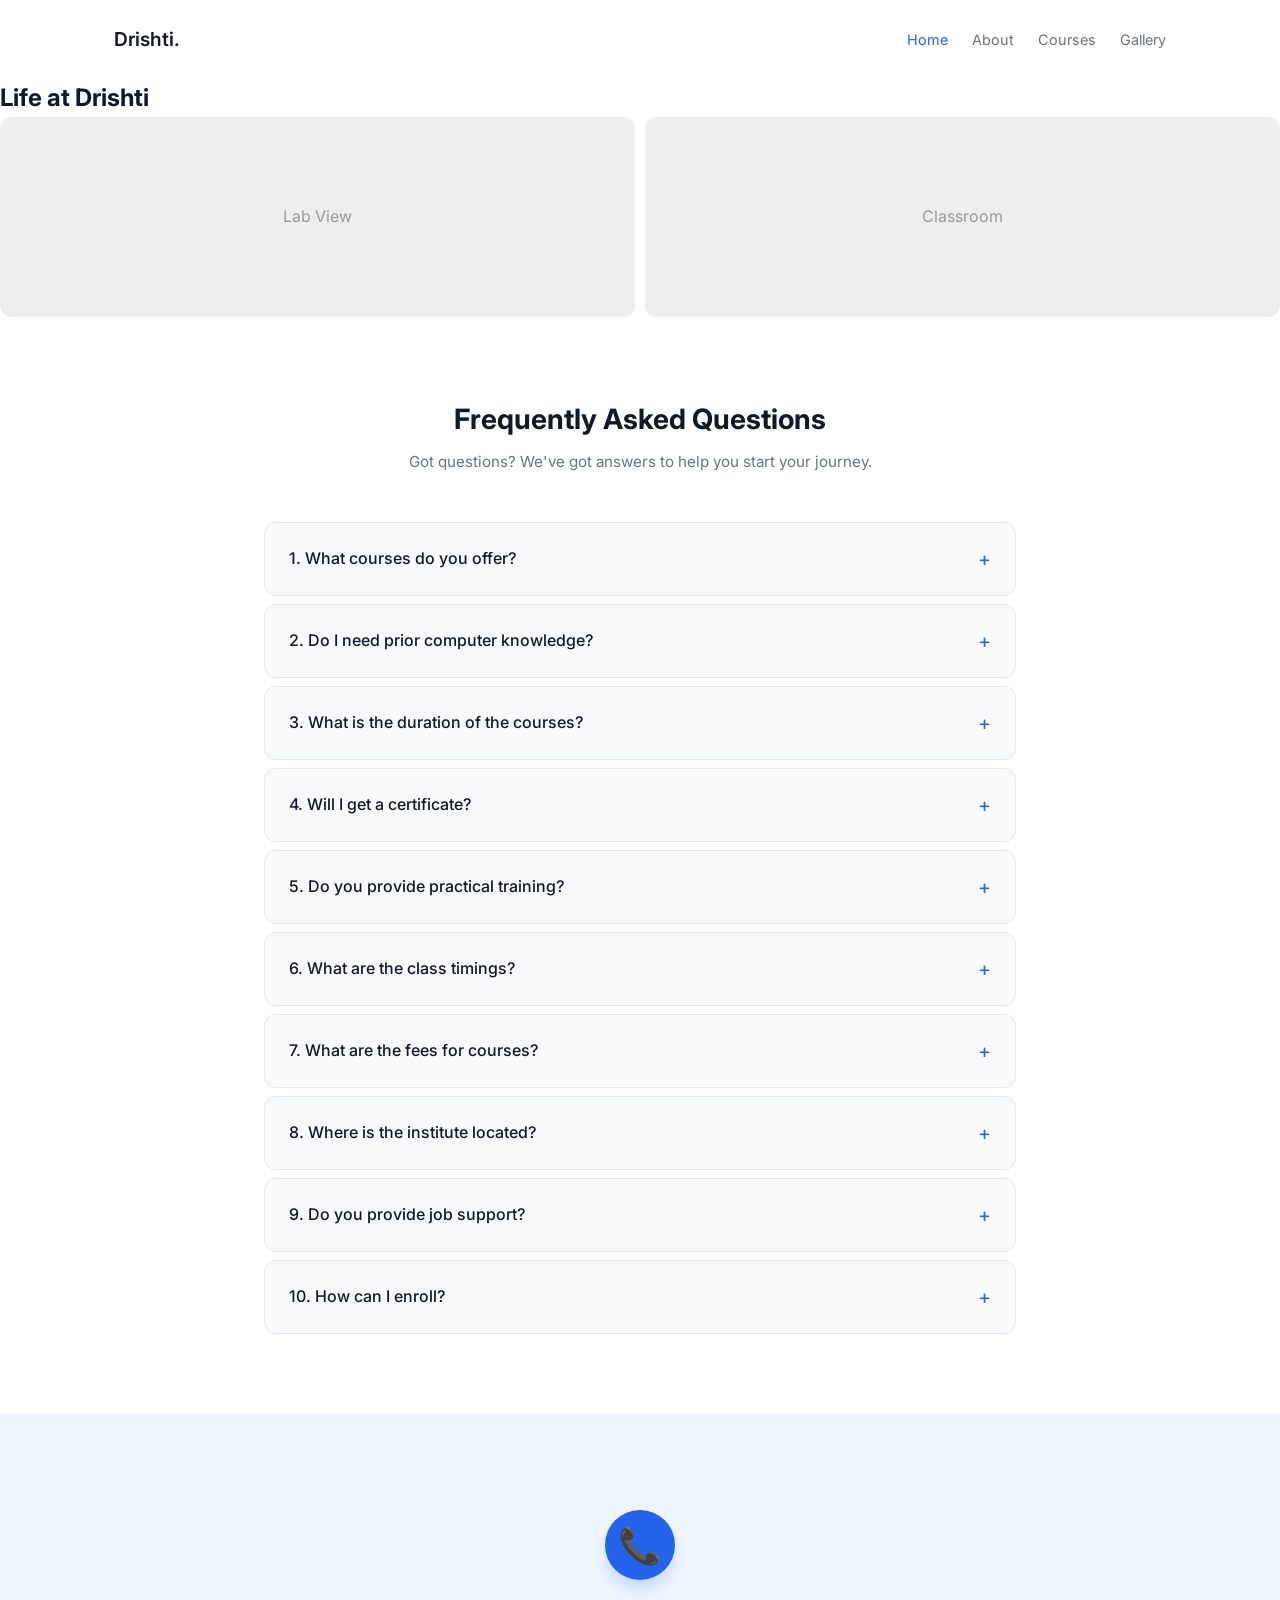
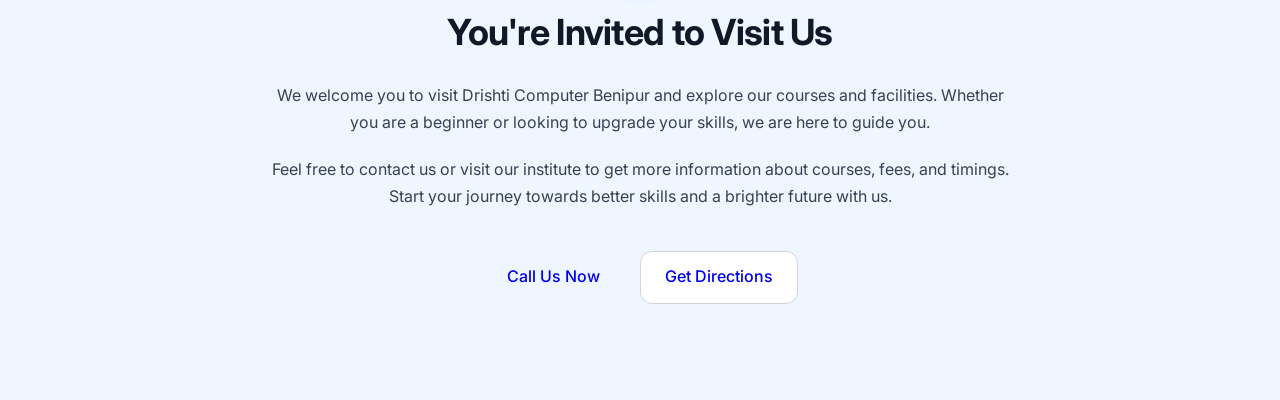
<file: gallery.html>
<!DOCTYPE html>
<html lang="en">
<head>
    <meta charset="UTF-8">
    <meta name="viewport" content="width=device-width, initial-scale=1.0">
    <title>Gallery | Drishti Computer</title>
    <link rel="stylesheet" href="gallery.css">
    <link href="https://fonts.googleapis.com/css2?family=Inter:wght@400;600&display=swap" rel="stylesheet">
</head>
<body>
    <nav class="navbar">
        <div class="logo">Drishti.</div>
        
        <button class="mobile-menu-btn" id="menuBtn">
            <span class="bar"></span>
            <span class="bar"></span>
            <span class="bar"></span>
        </button>

        <div class="nav-links" id="navLinks">
            <a href="index.html" class="active">Home</a>
            <a href="about.html">About</a>
            <a href="courses.html">Courses</a>
            <a href="gallery.html">Gallery</a>
        </div>
    </nav>

    <section class="gallery fade-in">
        <h2>Life at Drishti</h2>
        <div class="photo-grid">
            <div class="photo">Lab View</div>
            <div class="photo">Classroom</div>
        </div>
    </section>
<section class="faq-section fade-in">
        <div class="section-heading">
            <h2>Frequently Asked Questions</h2>
            <p>Got questions? We've got answers to help you start your journey.</p>
        </div>

        <div class="faq-container">
            <details class="faq-item">
                <summary>1. What courses do you offer?</summary>
                <div class="faq-content">
                    <p>We offer ADCA, Tally with GST, MS Excel, and basic computer courses.</p>
                </div>
            </details>

            <details class="faq-item">
                <summary>2. Do I need prior computer knowledge?</summary>
                <div class="faq-content">
                    <p>No, our courses are designed for complete beginners as well as advanced learners.</p>
                </div>
            </details>

            <details class="faq-item">
                <summary>3. What is the duration of the courses?</summary>
                <div class="faq-content">
                    <p>Course duration varies from 3 months to 1 year depending on the program.</p>
                </div>
            </details>

            <details class="faq-item">
                <summary>4. Will I get a certificate?</summary>
                <div class="faq-content">
                    <p>Yes, we provide a certificate after successful completion of the course.</p>
                </div>
            </details>

            <details class="faq-item">
                <summary>5. Do you provide practical training?</summary>
                <div class="faq-content">
                    <p>Yes, we focus on hands-on practical training for real-world skills.</p>
                </div>
            </details>

            <details class="faq-item">
                <summary>6. What are the class timings?</summary>
                <div class="faq-content">
                    <p>We offer flexible timings to suit students and working individuals.</p>
                </div>
            </details>

            <details class="faq-item">
                <summary>7. What are the fees for courses?</summary>
                <div class="faq-content">
                    <p>Our fees are highly affordable. Please contact us for detailed information on specific courses.</p>
                </div>
            </details>

            <details class="faq-item">
                <summary>8. Where is the institute located?</summary>
                <div class="faq-content">
                    <p>We are located right here in Benipur and easily accessible for all local students.</p>
                </div>
            </details>

            <details class="faq-item">
                <summary>9. Do you provide job support?</summary>
                <div class="faq-content">
                    <p>Yes, we guide students for career opportunities and provide basic job support.</p>
                </div>
            </details>

            <details class="faq-item">
                <summary>10. How can I enroll?</summary>
                <div class="faq-content">
                    <p>You can visit our institute directly or contact us via phone or WhatsApp to enroll today.</p>
                </div>
            </details>
        </div>
    </section>
    <section class="visit-invitation fade-in">
        <div class="invitation-container">
            
            <div class="invitation-icon">📞</div>
            
            <h2>You're Invited to Visit Us</h2>
            
            <div class="invitation-text">
                <p>
                    We welcome you to visit Drishti Computer Benipur and explore our courses and facilities. Whether you are a beginner or looking to upgrade your skills, we are here to guide you.
                </p>
                <p>
                    Feel free to contact us or visit our institute to get more information about courses, fees, and timings. Start your journey towards better skills and a brighter future with us.
                </p>
            </div>

            <div class="invitation-actions">
                <a href="tel:+910000000000" class="btn primary-btn">Call Us Now</a>
                
                <a href="#footer" class="btn secondary-btn bg-white">Get Directions</a>
            </div>

        </div>
    </section>
    <script src="main.js"></script>
</body>
</html>
</file>
<file: style.css>
:root {
    --primary: #2563eb;
    --bg: #ffffff;
    --text: #111827;
    --muted: #6b7280;
    --radius: 12px;
}

* { margin: 0; padding: 0; box-sizing: border-box; }
body { font-family: 'Inter', sans-serif; background: var(--bg); color: var(--text); line-height: 1.6; }

.navbar { display: flex; justify-content: space-between; padding: 1.5rem; max-width: 1100px; margin: 0 auto; align-items: center; }
.logo { font-weight: 600; font-size: 1.2rem; }
.nav-links a { text-decoration: none; color: var(--muted); margin-left: 1.5rem; font-size: 0.9rem; transition: 0.3s; }
.nav-links a.active, .nav-links a:hover { color: var(--primary); }

.hero { text-align: center; padding: 5rem 1.5rem; max-width: 800px; margin: 0 auto; }
h1 { font-size: 2.5rem; letter-spacing: -1px; line-height: 1.1; margin-bottom: 1rem; }
p { color: var(--muted); margin-bottom: 2rem; }

.btn { padding: 0.8rem 1.5rem; border-radius: var(--radius); text-decoration: none; font-weight: 500; display: inline-block; transition: 0.3s; }
.primary { background: var(--primary); color: white; margin-right: 0.5rem; }
.secondary { border: 1px solid #e5e7eb; color: var(--text); }
.btn:hover { transform: translateY(-2px); opacity: 0.9; }

.fade-in { opacity: 0; transform: translateY(20px); transition: 0.8s ease-out forwards; }
.fade-in.visible { opacity: 1; transform: translateY(0); }

@media (max-width: 600px) {
    h1 { font-size: 2rem; }
    .nav-links { display: none; } /* Mobile menu can be added later */
}
/* --- Popular Courses Section --- */
.popular-courses {
    padding: 4rem 1.5rem;
    max-width: 1000px;
    margin: 0 auto;
}

.section-heading {
    text-align: center;
    margin-bottom: 3rem;
}

.section-heading h2 {
    font-size: 1.75rem;
    color: var(--text);
    margin-bottom: 0.5rem;
}

.section-heading p {
    font-size: 0.95rem;
    color: var(--muted);
}

/* Mobile-first Grid */
.course-grid {
    display: grid;
    grid-template-columns: 1fr; /* Phones ke liye single column */
    gap: 1.5rem;
}

/* Course Card Design */
.course-card {
    background-color: var(--bg);
    border: 1px solid #e5e7eb;
    border-radius: var(--radius);
    padding: 2rem 1.5rem;
    transition: all 0.3s ease;
    display: flex;
    flex-direction: column;
}

.course-card:hover {
    transform: translateY(-4px);
    box-shadow: 0 10px 15px -3px rgba(0, 0, 0, 0.05);
    border-color: #d1d5db;
}

.card-header {
    display: flex;
    justify-content: space-between;
    align-items: center;
    margin-bottom: 1rem;
}

.course-card h3 {
    font-size: 1.15rem;
    font-weight: 600;
    color: var(--text);
    margin: 0;
}

/* Small Tag/Badge for '1 Year Course' */
.badge {
    background-color: #eff6ff; /* Light blue background */
    color: var(--primary); /* Deep blue text for high contrast */
    font-size: 0.75rem;
    font-weight: 600;
    padding: 0.25rem 0.6rem;
    border-radius: 20px;
}

.course-card p {
    font-size: 0.9rem; /* Small typography for minimal look */
    color: var(--muted);
    line-height: 1.5;
    margin-bottom: 1.5rem;
    flex-grow: 1; /* Pushes the button to the bottom */
}

/* Link Button */
.btn-link {
    font-size: 0.85rem;
    font-weight: 600;
    color: var(--primary);
    text-decoration: none;
    display: inline-flex;
    align-items: center;
    transition: 0.2s ease;
}

.btn-link:hover {
    color: #1d4ed8;
    transform: translateX(4px); /* Arrow slight slide effect */
}

/* Tablet & Desktop View */
@media (min-width: 640px) {
    .course-grid {
        grid-template-columns: repeat(2, 1fr);
    }
}

@media (min-width: 900px) {
    .course-grid {
        grid-template-columns: repeat(3, 1fr);
    }
}
/* --- Why Choose Us Section --- */
.why-choose-us {
    padding: 5rem 1.5rem;
    /* Ek light gray background trust aur separation build karne ke liye */
    background-color: #f9fafb; 
    border-top: 1px solid #f3f4f6;
    border-bottom: 1px solid #f3f4f6;
}

.why-choose-us .section-heading {
    text-align: center;
    margin-bottom: 3.5rem;
}

.why-choose-us .section-heading h2 {
    font-size: 1.75rem;
    color: var(--text);
    margin-bottom: 0.5rem;
}

.why-choose-us .section-heading p {
    font-size: 0.95rem;
    color: var(--muted);
}

/* Mobile-First Grid Layout */
.features-grid {
    display: grid;
    grid-template-columns: 1fr; /* Phone par 1 column */
    gap: 2.5rem;
    max-width: 1100px;
    margin: 0 auto;
}

.feature-item {
    text-align: center;
    padding: 1rem;
    transition: transform 0.3s ease;
}

.feature-item:hover {
    transform: translateY(-5px); /* Hover par halka sa upar slide hoga */
}

/* Minimalist Icon Box */
.icon-box {
    width: 64px;
    height: 64px;
    background-color: #eff6ff; /* Soft blue background */
    border-radius: 50%;
    display: flex;
    align-items: center;
    justify-content: center;
    font-size: 1.5rem;
    margin: 0 auto 1.25rem auto;
    color: var(--primary);
    box-shadow: 0 4px 6px -1px rgba(37, 99, 235, 0.1); /* Halka blue shadow */
}

.feature-item h3 {
    font-size: 1.1rem;
    font-weight: 600;
    color: var(--text);
    margin-bottom: 0.5rem;
}

.feature-item p {
    font-size: 0.9rem; /* Clean typography */
    color: var(--muted);
    line-height: 1.5;
    max-width: 250px;
    margin: 0 auto;
}

/* Tablet & Desktop View Enhancements */
@media (min-width: 640px) {
    .features-grid {
        grid-template-columns: repeat(2, 1fr); /* Tablet par 2 column */
    }
}

@media (min-width: 900px) {
    .features-grid {
        grid-template-columns: repeat(4, 1fr); /* Desktop par 4 column, ek sidhi line me */
    }
}
/* --- About Intro Section --- */
.about-intro {
    padding: 5rem 1.5rem;
    background-color: var(--bg); /* Clean white background */
}

/* Minimalist layout with an accent border */
.about-content {
    max-width: 750px;
    margin: 0 auto;
    padding-left: 1.5rem;
    border-left: 4px solid var(--primary); /* High-contrast blue accent */
    text-align: left;
}

.sub-label {
    display: block;
    font-size: 0.8rem;
    font-weight: 600;
    text-transform: uppercase;
    letter-spacing: 0.05em;
    color: var(--primary);
    margin-bottom: 0.75rem;
}

.about-content h2 {
    font-size: 1.75rem;
    color: var(--text);
    margin-bottom: 1rem;
    letter-spacing: -0.02em;
}

.about-content p {
    font-size: 0.95rem; /* Small, readable typography */
    color: var(--muted);
    line-height: 1.7;
    margin-bottom: 1.5rem;
}

/* Tablet & Desktop View Enhancements */
@media (min-width: 640px) {
    .about-content {
        padding-left: 2rem;
    }
    
    .about-content h2 {
        font-size: 2.25rem; /* Larger heading for bigger screens */
    }
    
    .about-content p {
        font-size: 1rem;
    }
}
/* --- Facilities Section --- */
.facilities {
    padding: 6rem 1.5rem;
    background-color: var(--bg);
}

.facilities-container {
    max-width: 1100px;
    margin: 0 auto;
    display: flex;
    flex-direction: column; /* Mobile first: stacked layout */
    gap: 3rem;
}

/* Visual Left Side (Image Placeholder) */
.facilities-visual {
    position: relative;
    width: 100%;
}

.image-wrapper {
    position: relative;
    width: 100%;
    border-radius: var(--radius);
}

/* Ye placeholder hai, jab real image aayegi tab aap img tag use kar lena */
.image-placeholder {
    width: 100%;
    height: 350px;
    background-color: #f3f4f6;
    border: 2px dashed #d1d5db;
    border-radius: var(--radius);
    display: flex;
    align-items: center;
    justify-content: center;
    color: var(--muted);
    font-size: 0.9rem;
    font-weight: 500;
}

/* Floating Badge on Image */
.floating-badge {
    position: absolute;
    bottom: -15px;
    right: 20px;
    background: var(--bg);
    padding: 0.75rem 1.25rem;
    border-radius: 30px;
    font-size: 0.85rem;
    font-weight: 600;
    color: var(--text);
    box-shadow: 0 10px 15px -3px rgba(0, 0, 0, 0.1);
    display: flex;
    align-items: center;
    gap: 8px;
    border: 1px solid #e5e7eb;
}

.pulse-dot {
    width: 8px;
    height: 8px;
    background-color: #10b981; /* Green success dot */
    border-radius: 50%;
    display: inline-block;
    box-shadow: 0 0 0 rgba(16, 185, 129, 0.4);
    animation: pulse 2s infinite;
}

@keyframes pulse {
    0% { box-shadow: 0 0 0 0 rgba(16, 185, 129, 0.4); }
    70% { box-shadow: 0 0 0 6px rgba(16, 185, 129, 0); }
    100% { box-shadow: 0 0 0 0 rgba(16, 185, 129, 0); }
}

/* Content Right Side */
.facilities-details {
    width: 100%;
}

.facilities-details h2 {
    font-size: 2rem;
    color: var(--text);
    margin-bottom: 1rem;
    letter-spacing: -0.02em;
    text-align: left;
}

.section-description {
    font-size: 0.95rem;
    color: var(--muted);
    margin-bottom: 2.5rem;
    line-height: 1.6;
}

/* Detailed List Formating */
.facilities-list {
    display: flex;
    flex-direction: column;
    gap: 1.5rem;
}

.facility-item {
    display: flex;
    align-items: flex-start;
    gap: 1.25rem;
    padding-bottom: 1.5rem;
    border-bottom: 1px solid #f3f4f6;
}

.facility-item:last-child {
    border-bottom: none;
    padding-bottom: 0;
}

.facility-icon {
    font-size: 1.5rem;
    background: #f9fafb;
    width: 48px;
    height: 48px;
    display: flex;
    align-items: center;
    justify-content: center;
    border-radius: 12px;
    border: 1px solid #e5e7eb;
    flex-shrink: 0;
}

.facility-text h3 {
    font-size: 1.05rem;
    color: var(--text);
    margin-bottom: 0.35rem;
}

.facility-text p {
    font-size: 0.85rem; /* Clean, small typography */
    color: var(--muted);
    margin: 0;
    line-height: 1.5;
}

/* Tablet & Desktop Layout */
@media (min-width: 900px) {
    .facilities-container {
        flex-direction: row; /* Side by side on larger screens */
        align-items: center;
        gap: 5rem;
    }
    
    .facilities-visual {
        width: 45%;
    }
    
    .facilities-details {
        width: 55%;
    }

    .image-placeholder {
        height: 500px; /* Taller image on desktop */
    }
}
/* --- Mobile Menu Button Styling --- */
.mobile-menu-btn {
    display: none; /* Desktop par hide rahega */
    flex-direction: column;
    justify-content: space-between;
    width: 24px;
    height: 18px;
    background: transparent;
    border: none;
    cursor: pointer;
    z-index: 100; /* Menu ke upar rakhne ke liye */
}

/* Menu ki teen lines (bars) */
.mobile-menu-btn .bar {
    height: 2px;
    width: 100%;
    background-color: var(--text);
    border-radius: 2px;
    transition: all 0.3s ease;
}

/* Button click hone par Cross (X) banne ka animation */
.mobile-menu-btn.open .bar:nth-child(1) {
    transform: translateY(8px) rotate(45deg);
}
.mobile-menu-btn.open .bar:nth-child(2) {
    opacity: 0; /* Beech wali line gayab */
}
.mobile-menu-btn.open .bar:nth-child(3) {
    transform: translateY(-8px) rotate(-45deg);
}

/* --- Navbar Base --- */
.navbar { 
    display: flex; 
    justify-content: space-between; 
    padding: 1.5rem; 
    max-width: 1100px; 
    margin: 0 auto; 
    align-items: center; 
    position: relative; /* Zaroori hai */
    z-index: 1000; /* Menu ko sabse upar rakhne ke liye */
}

.logo { font-weight: 600; font-size: 1.2rem; }

/* --- Mobile Menu Button Styling --- */
.mobile-menu-btn {
    display: none; 
    flex-direction: column;
    justify-content: space-between;
    width: 24px;
    height: 18px;
    background: transparent;
    border: none;
    cursor: pointer;
    z-index: 1001; /* Button hamesha menu ke upar rahega */
}

.mobile-menu-btn .bar {
    height: 2px;
    width: 100%;
    background-color: var(--text);
    border-radius: 2px;
    transition: all 0.3s ease;
}

/* Cross (X) Animation */
.mobile-menu-btn.open .bar:nth-child(1) { transform: translateY(8px) rotate(45deg); }
.mobile-menu-btn.open .bar:nth-child(2) { opacity: 0; }
.mobile-menu-btn.open .bar:nth-child(3) { transform: translateY(-8px) rotate(-45deg); }

/* --- Mobile / Phone View --- */
@media (max-width: 768px) {
    .mobile-menu-btn {
        display: flex; /* Phone me button dikhega */
    }

    .nav-links {
        position: absolute;
        top: 70px; /* Navbar ke niche */
        left: 0;
        width: 100%;
        background-color: var(--bg);
        display: flex;
        flex-direction: column;
        align-items: center;
        padding: 2rem 0;
        box-shadow: 0 10px 15px -3px rgba(0, 0, 0, 0.05);
        z-index: 999; /* Menu ko dusre sections ke upar laane ke liye */
        
        /* Hide state */
        opacity: 0;
        transform: translateY(-10px);
        pointer-events: none; /* Click disable jab hide ho */
        transition: all 0.3s ease;
    }

    /* Active state (Jab open ho) */
    .nav-links.active {
        opacity: 1;
        transform: translateY(0);
        pointer-events: auto; /* Click enable ho jayega */
    }

    .nav-links a {
        margin: 1rem 0;
        font-size: 1.1rem;
        text-decoration: none;
        color: var(--muted);
    }
}

/* --- Desktop View --- */
@media (min-width: 769px) {
    .nav-links {
        display: flex;
        align-items: center;
        opacity: 1; /* Desktop par hamesha dikhega */
        pointer-events: auto;
    }
    .nav-links a {
        margin-left: 1.5rem;
        text-decoration: none;
        color: var(--muted);
        transition: 0.3s;
    }
    .nav-links a.active, .nav-links a:hover { color: var(--primary); }
}

/* --- Desktop View (Min width 769px) --- */
@media (min-width: 769px) {
    .nav-links {
        display: flex; /* Badi screen par links line me dikhenge */
        align-items: center;
    }
}
/* --- Student Testimonials Section --- */
.testimonials {
    padding: 5rem 1.5rem;
    background-color: var(--surface-color, #f9fafb); 
}

.testimonials .section-heading {
    text-align: center;
    margin-bottom: 3rem;
}

.testimonials .section-heading h2 {
    font-size: 1.75rem;
    color: var(--text);
    margin-bottom: 0.5rem;
}

.testimonials .section-heading p {
    font-size: 0.95rem;
    color: var(--muted);
}

/* Fixed: Mobile-First Vertical Grid (Saare cards ek ke niche ek dikhenge) */
.testimonial-grid {
    display: grid;
    grid-template-columns: 1fr; /* Phone par 1 column */
    gap: 1.5rem;
    max-width: 1100px;
    margin: 0 auto;
}

/* Testimonial Cards */
.testi-card {
    background-color: var(--bg, #ffffff);
    border: 1px solid #e5e7eb;
    border-radius: var(--radius);
    padding: 1.5rem;
    box-shadow: 0 4px 6px -1px rgba(0, 0, 0, 0.02);
    display: flex;
    flex-direction: column;
    transition: transform 0.3s ease;
}

.testi-card:hover {
    transform: translateY(-4px);
    box-shadow: 0 10px 15px -3px rgba(0, 0, 0, 0.05);
    border-color: #d1d5db;
}

/* Header Area (DP & Name) */
.testi-header {
    display: flex;
    align-items: center;
    gap: 1rem;
    margin-bottom: 1rem;
}

/* Pure CSS DP */
.dp {
    width: 45px;
    height: 45px;
    border-radius: 50%;
    display: flex;
    align-items: center;
    justify-content: center;
    font-size: 1rem;
    font-weight: 600;
    color: white;
    text-transform: uppercase;
    flex-shrink: 0;
}

.dp-blue { background-color: #3b82f6; }
.dp-green { background-color: #10b981; }
.dp-pink { background-color: #ec4899; }
.dp-orange { background-color: #f97316; }
.dp-purple { background-color: #8b5cf6; }

.testi-info h4 {
    font-size: 0.95rem;
    color: var(--text);
    margin: 0 0 0.1rem 0;
}

.stars {
    color: #fbbf24;
    font-size: 0.85rem;
    letter-spacing: 1px;
}

.testi-text {
    font-size: 0.9rem;
    color: var(--muted);
    line-height: 1.6;
    margin: 0;
    font-style: italic;
}

/* --- Tablet & Desktop Layout --- */
@media (min-width: 640px) {
    .testimonial-grid {
        grid-template-columns: repeat(2, 1fr); /* Tablet par 2 column */
    }
}

@media (min-width: 900px) {
    .testimonial-grid {
        grid-template-columns: repeat(3, 1fr); /* Laptop par 3 column */
    }
}
/* --- Contact / Visit Invitation Section --- */
.visit-invitation {
    padding: 6rem 1.5rem;
    background-color: #eff6ff; /* Soft, welcoming blue background */
    text-align: center;
}

.invitation-container {
    max-width: 750px;
    margin: 0 auto;
}

/* Big Friendly Icon */
.invitation-icon {
    font-size: 2.2rem;
    width: 70px;
    height: 70px;
    background-color: var(--primary); /* Main blue color */
    color: white;
    border-radius: 50%;
    display: flex;
    align-items: center;
    justify-content: center;
    margin: 0 auto 1.5rem auto;
    /* Icon ke niche soft blue glow/shadow */
    box-shadow: 0 10px 20px -5px rgba(37, 99, 235, 0.3); 
}

.invitation-container h2 {
    font-size: 1.85rem;
    color: var(--text);
    margin-bottom: 1.25rem;
    letter-spacing: -0.02em;
}

/* Invitation Text Formatting */
.invitation-text p {
    font-size: 1rem; /* Text thoda clear aur readable */
    line-height: 1.7;
    color: #374151; /* Dark gray, blue background par achha dikhta hai */
    margin-bottom: 1.25rem;
}

.invitation-text p:last-of-type {
    margin-bottom: 2.5rem; /* Text aur buttons ke beech gap */
}

/* Action Buttons Area */
.invitation-actions {
    display: flex;
    flex-direction: column; /* Mobile par ek ke niche ek button */
    gap: 1rem;
    align-items: center;
}

/* Mobile par buttons screen ki width lenge */
.invitation-actions .btn {
    width: 100%;
    max-width: 300px;
}

/* Secondary Button Override for Blue Background */
.btn.bg-white {
    background-color: var(--bg, #ffffff);
    border: 1px solid #d1d5db;
}

.btn.bg-white:hover {
    background-color: #f9fafb;
    border-color: #9ca3af;
}

/* --- Tablet & Desktop Enhancements --- */
@media (min-width: 640px) {
    .invitation-container h2 {
        font-size: 2.25rem; /* Badi screen par badi heading */
    }

    .invitation-actions {
        flex-direction: row; /* Badi screen par aamne-saamne buttons */
        justify-content: center;
    }

    .invitation-actions .btn {
        width: auto; /* Desktop par button apne text ke hisaab se fit hoga */
    }
}
</file>
<file: about.css>
/* Reuse core styles or link style.css too */
@import url('style.css');

.content { padding: 4rem 1.5rem; max-width: 800px; margin: 0 auto; text-align: center; }
h2 { font-size: 2rem; margin-bottom: 1.5rem; }
/* --- Founder's Message Section --- */
.founder-message {
    padding: 4rem 1.5rem;
    background-color: var(--surface-color, #f9fafb); /* Soft off-white background */
}

/* Card Container */
.founder-container {
    max-width: 950px;
    margin: 0 auto;
    background-color: var(--bg, #ffffff);
    border: 1px solid #f3f4f6;
    border-radius: var(--radius);
    padding: 2.5rem 1.5rem;
    display: flex;
    flex-direction: column; /* Mobile first: Ek ke niche ek */
    gap: 2.5rem;
    box-shadow: 0 4px 6px -1px rgba(0, 0, 0, 0.02); /* Very subtle shadow */
}

/* Profile Image Setup */
.founder-image-wrapper {
    width: 100%;
    max-width: 200px;
    margin: 0 auto; /* Center on mobile */
}

.founder-placeholder {
    width: 100%;
    aspect-ratio: 1 / 1; /* Perfect circle */
    background-color: #f3f4f6;
    border-radius: 50%;
    display: flex;
    align-items: center;
    justify-content: center;
    border: 4px solid #eff6ff; /* Soft blue ring */
    color: var(--muted);
    font-size: 0.95rem;
    font-weight: 500;
}

/* Content Area */
.founder-content {
    position: relative;
    flex-grow: 1;
}

.founder-content h2 {
    font-size: 1.5rem;
    color: var(--text);
    margin-bottom: 1.5rem;
    letter-spacing: -0.02em;
}

/* Big Decorative Quote Mark (Pure CSS, no heavy image needed) */
.quote-mark {
    font-size: 6rem;
    color: #eff6ff;
    position: absolute;
    top: -25px;
    left: -15px;
    z-index: 0;
    line-height: 1;
    font-family: Georgia, serif; /* Traditional serif for quotes */
    user-select: none;
}

.message-text {
    position: relative;
    z-index: 1; /* Text ko quote mark ke upar rakhne ke liye */
}

.message-text p {
    font-size: 0.95rem; /* Clean, minimal typography */
    color: var(--muted);
    line-height: 1.7;
    margin-bottom: 1.25rem;
}

.message-text p:last-child {
    margin-bottom: 2rem;
}

/* Name and Title Plate */
.founder-name {
    display: flex;
    flex-direction: column;
    border-top: 1px solid #f3f4f6;
    padding-top: 1.25rem;
    position: relative;
    z-index: 1;
}

.founder-name strong {
    font-size: 1.1rem;
    color: var(--text);
    font-weight: 600;
    margin-bottom: 0.2rem;
}

.founder-name span {
    font-size: 0.85rem;
    color: var(--primary); /* High contrast blue identifier */
    font-weight: 600;
    text-transform: uppercase;
    letter-spacing: 0.05em;
}

/* --- Tablet & Desktop View --- */
@media (min-width: 768px) {
    .founder-container {
        flex-direction: row; /* Side-by-side layout on bigger screens */
        align-items: center;
        padding: 4rem 3rem;
        gap: 4rem;
    }

    .founder-image-wrapper {
        width: 250px;
        margin: 0; /* Remove auto margin on desktop */
        flex-shrink: 0;
    }

    .founder-content h2 {
        font-size: 1.85rem;
    }
}

/* --- Our Mission Section --- */
.mission-section {
    padding: 2rem 1.5rem 6rem; /* Top padding thoda kam rakha hai space balance ke liye */
    background-color: var(--bg, #ffffff);
}

.mission-container {
    max-width: 850px;
    margin: 0 auto;
    background-color: #f8fafc; /* Very soft slate/gray background */
    border: 1px solid #e2e8f0;
    border-top: 4px solid var(--primary); /* Blue accent at the top */
    border-radius: var(--radius);
    padding: 3rem 1.5rem;
    box-shadow: 0 10px 15px -3px rgba(0, 0, 0, 0.02); /* Extremely soft shadow */
    text-align: center;
}

/* Icon Styling */
.mission-icon {
    font-size: 2rem;
    display: flex;
    align-items: center;
    justify-content: center;
    width: 64px;
    height: 64px;
    margin: 0 auto 1rem auto;
    background-color: #eff6ff; /* Match with other icon backgrounds */
    border-radius: 50%;
    color: var(--primary);
}

.mission-header h2 {
    font-size: 1.75rem;
    color: var(--text);
    margin-bottom: 2rem;
    letter-spacing: -0.02em;
}

/* Content Formatting */
.mission-content {
    text-align: left; /* Mobile par left align padhne me asaan hota hai */
}

.mission-content p {
    font-size: 0.95rem; /* Clean typography */
    line-height: 1.7;
    color: var(--muted);
    margin-bottom: 1.25rem;
}

.mission-content p:last-child {
    margin-bottom: 0;
}

/* --- Tablet & Desktop View --- */
@media (min-width: 768px) {
    .mission-container {
        padding: 4rem 5rem; /* Andar space badhaya */
    }

    .mission-header h2 {
        font-size: 2rem;
    }

    .mission-content {
        text-align: center; /* Badi screen par center-aligned text premium lagta hai */
    }

    .mission-content p {
        font-size: 1rem;
    }
}
/* --- Our Vision Section --- */
.vision-section {
    padding: 2rem 1.5rem 6rem;
    /* Section ka background halka off-white rakha hai taaki Mission (white) se alag dikhe */
    background-color: var(--surface-color, #f9fafb); 
}

.vision-container {
    max-width: 850px;
    margin: 0 auto;
    background-color: var(--bg, #ffffff);
    /* Left side me ek bold primary line jisse visual hierarchy maintain rahe */
    border-left: 4px solid var(--primary);
    border-radius: var(--radius);
    padding: 3rem 1.5rem;
    box-shadow: 0 4px 6px -1px rgba(0, 0, 0, 0.02); /* Extremely lightweight shadow */
}

/* Icon Styling */
.vision-icon {
    font-size: 2rem;
    display: flex;
    align-items: center;
    justify-content: center;
    width: 64px;
    height: 64px;
    margin-bottom: 1rem;
    background-color: #eff6ff;
    border-radius: 50%;
    color: var(--primary);
}

.vision-header h2 {
    font-size: 1.75rem;
    color: var(--text);
    margin-bottom: 1.5rem;
    letter-spacing: -0.02em;
}

/* Content Formatting */
.vision-content p {
    font-size: 0.95rem; /* Small, clean typography */
    line-height: 1.7;
    color: var(--muted);
    margin-bottom: 1.25rem;
}

.vision-content p:last-child {
    margin-bottom: 0;
}

/* --- Tablet & Desktop View --- */
@media (min-width: 768px) {
    .vision-container {
        padding: 4rem 4rem;
        display: flex;
        gap: 3rem;
        align-items: flex-start;
    }

    .vision-header {
        flex-shrink: 0;
        width: 200px; /* Badi screen par heading aur icon left side me fix rahenge */
    }

    .vision-icon {
        margin: 0 0 1.5rem 0;
    }

    .vision-header h2 {
        font-size: 2rem;
        margin-bottom: 0;
    }

    .vision-content {
        border-left: 1px solid #e5e7eb; /* Content aur heading ke beech ek patli line */
        padding-left: 3rem;
    }

    .vision-content p {
        font-size: 1rem;
    }
}
/* --- Why We Started Section --- */
.why-started {
    padding: 5rem 1.5rem;
    /* Vision me gray background tha, isliye isko pure white rakha hai for clean contrast break */
    background-color: var(--bg, #ffffff); 
}

.story-container {
    /* Padhne ke liye sabse best chaudaai (width) 700px hoti hai, jisse aankhein thakti nahi hain */
    max-width: 700px;
    margin: 0 auto;
    text-align: center; /* Story telling ke liye center align best lagta hai */
}

/* Header & Icon Styling */
.story-header {
    margin-bottom: 2.5rem;
    display: flex;
    flex-direction: column;
    align-items: center;
}

.story-icon {
    font-size: 2rem;
    display: flex;
    align-items: center;
    justify-content: center;
    width: 60px;
    height: 60px;
    background-color: #fffbeb; /* Light yellow background idea/bulb ke liye */
    border-radius: 50%;
    margin-bottom: 1rem;
    box-shadow: 0 4px 6px -1px rgba(0, 0, 0, 0.05);
}

.story-header h2 {
    font-size: 1.75rem;
    color: var(--text);
    margin-bottom: 1rem;
    letter-spacing: -0.02em;
}

/* A minimal decorative line under the heading */
.divider-line {
    width: 50px;
    height: 3px;
    background-color: var(--primary);
    border-radius: 2px;
}

/* Story Content Formatting */
.story-content p {
    font-size: 0.95rem; /* Clean and minimal typography */
    line-height: 1.8;
    color: var(--muted);
    margin-bottom: 1.5rem;
    text-align: left; /* Phone par text left align jyada clear dikhta hai */
}

.story-content p:last-child {
    margin-bottom: 0;
}

/* --- Tablet & Desktop Enhancements --- */
@media (min-width: 768px) {
    .why-started {
        padding: 6rem 2rem;
    }

    .story-header h2 {
        font-size: 2rem;
    }

    .story-content p {
        font-size: 1rem;
        text-align: center; /* Badi screen par story ko center align padhna achha lagta hai */
    }
}
/* --- Teaching Approach Section --- */
.teaching-approach {
    padding: 5rem 1.5rem;
    /* Soft background to separate it from the previous white section */
    background-color: var(--surface-color, #f9fafb); 
}

.approach-container {
    max-width: 900px;
    margin: 0 auto;
    display: flex;
    flex-direction: column; /* Mobile first: Ek ke niche ek */
    gap: 2.5rem;
}

/* Visual Block (Icon & Badge) */
.approach-visual {
    background-color: var(--bg, #ffffff);
    border: 1px solid #e5e7eb;
    border-radius: var(--radius);
    padding: 2.5rem 1.5rem;
    text-align: center;
    box-shadow: 0 4px 6px -1px rgba(0, 0, 0, 0.02);
}

.approach-icon-box {
    font-size: 2.5rem;
    width: 70px;
    height: 70px;
    background-color: #f3e8ff; /* Soft purple background for Brain icon */
    border-radius: 16px; /* Slightly squarish border for modern look */
    display: flex;
    align-items: center;
    justify-content: center;
    margin: 0 auto 1.25rem auto;
}

.approach-visual h3 {
    font-size: 1.2rem;
    color: var(--text);
    margin-bottom: 1rem;
}

/* Small premium badge */
.practical-tag {
    display: inline-block;
    background-color: #ecfdf5; /* Soft green */
    color: #059669; /* Deep green text */
    font-size: 0.8rem;
    font-weight: 600;
    padding: 0.35rem 0.8rem;
    border-radius: 20px;
    letter-spacing: 0.02em;
}

/* Content Area */
.approach-content h2 {
    font-size: 1.75rem;
    color: var(--text);
    margin-bottom: 1.25rem;
    letter-spacing: -0.02em;
}

.approach-content p {
    font-size: 0.95rem; /* Clean typography */
    line-height: 1.7;
    color: var(--muted);
    margin-bottom: 1.25rem;
}

.approach-content p:last-child {
    margin-bottom: 0;
}

/* --- Tablet & Desktop Enhancements --- */
@media (min-width: 768px) {
    .approach-container {
        flex-direction: row; /* Desktop par aamne-saamne */
        align-items: center; /* Dono ko center me align karega */
        gap: 4rem;
    }

    .approach-visual {
        width: 35%; /* Visual block ko 35% space dega */
        flex-shrink: 0; /* Box sikudega (shrink) nahi */
    }

    .approach-content {
        width: 65%; /* Text area ko 65% space dega */
    }

    .approach-content h2 {
        font-size: 2rem;
    }

    .approach-content p {
        font-size: 1rem;
    }
}
/* --- Student Focus Section --- */
.student-focus {
    padding: 5rem 1.5rem;
    background-color: var(--bg, #ffffff); /* Pure white background */
}

.focus-wrapper {
    max-width: 900px;
    margin: 0 auto;
}

/* Header Styling */
.focus-header {
    text-align: center;
    margin-bottom: 3rem;
}

.focus-icon-circle {
    width: 64px;
    height: 64px;
    background-color: #eff6ff; /* Soft blue match */
    border-radius: 50%;
    display: flex;
    align-items: center;
    justify-content: center;
    font-size: 2rem;
    margin: 0 auto 1rem auto;
    color: var(--primary);
    box-shadow: 0 4px 6px -1px rgba(0, 0, 0, 0.02);
}

.focus-header h2 {
    font-size: 1.75rem;
    color: var(--text);
    margin: 0;
    letter-spacing: -0.02em;
}

/* Mobile-First Text Grid (1 Column Default) */
.focus-text-grid {
    display: grid;
    grid-template-columns: 1fr;
    gap: 1.5rem;
}

.focus-column p {
    font-size: 0.95rem; /* Clean typography */
    line-height: 1.8;
    color: var(--muted);
    margin: 0;
    text-align: left; /* Phone par padhne me left-align sabse asaan hota hai */
}

/* --- Tablet & Desktop Enhancements --- */
@media (min-width: 768px) {
    .focus-text-grid {
        /* Badi screen par ye 2 barabar columns me divide ho jayega */
        grid-template-columns: repeat(2, 1fr);
        gap: 3rem;
    }

    .focus-header h2 {
        font-size: 2rem;
    }

    .focus-column p {
        font-size: 1rem;
        /* Editorial look ke liye text ko justify kar sakte hain, par left clean lagta hai */
    }

    /* Pehle column ke right side me ek patli clean border line aayegi */
    .focus-column:first-child {
        border-right: 1px solid #f3f4f6;
        padding-right: 3rem;
    }
}
/* --- Achievements & Experience Section --- */
.achievements-section {
    padding: 6rem 1.5rem 5rem; /* Top padding thoda zyada rakha hai overlap ke liye */
    background-color: var(--surface-color, #f9fafb);
}

.achievements-container {
    max-width: 800px;
    margin: 0 auto;
}

/* Award Card Styling */
.achievement-card {
    background-color: var(--bg, #ffffff);
    border: 1px solid #e5e7eb;
    border-radius: var(--radius);
    padding: 3.5rem 1.5rem 2.5rem; /* Top padding zyada di hai taaki icon ke liye space bache */
    position: relative; /* Floating icon ko iske hisaab se set karne ke liye */
    text-align: center;
    box-shadow: 0 10px 15px -3px rgba(0, 0, 0, 0.02);
    margin-top: 2rem; /* Icon ke overlap ke liye jagah */
}

/* Floating Icon (Overlapping the top border) */
.achievement-icon {
    width: 76px;
    height: 76px;
    background-color: #fff7ed; /* Soft orange/gold background for trophy */
    border: 4px solid var(--bg, #ffffff); /* Card ke color jaisa thick border */
    border-radius: 50%;
    display: flex;
    align-items: center;
    justify-content: center;
    font-size: 2.2rem;
    position: absolute;
    top: -38px; /* Icon ko exactly aadha bahar nikalta hai */
    left: 50%;
    transform: translateX(-50%); /* Icon ko perfectly center me set karta hai */
    box-shadow: 0 4px 6px -1px rgba(0, 0, 0, 0.05);
}

.achievement-card h2 {
    font-size: 1.75rem;
    color: var(--text);
    margin-bottom: 1.25rem;
    letter-spacing: -0.02em;
}

/* Content Formatting */
.achievement-content p {
    font-size: 0.95rem; /* Clean, minimal typography */
    line-height: 1.7;
    color: var(--muted);
    margin-bottom: 1.25rem;
    text-align: left; /* Phone par text padhne ke liye left alignment best hai */
}

.achievement-content p:last-child {
    margin-bottom: 0;
}

/* --- Tablet & Desktop Enhancements --- */
@media (min-width: 768px) {
    .achievement-card {
        padding: 4rem 4rem 3rem;
    }
    
    .achievement-card h2 {
        font-size: 2rem;
    }

    .achievement-content p {
        font-size: 1rem;
        text-align: center; /* Badi screen par centered text ek official statement lagta hai */
    }
}
/* --- Facilities & Environment Section --- */
.facilities-env {
    padding: 5rem 1.5rem;
    background-color: var(--bg, #ffffff); /* Pure white background */
}

/* Focus Frame Container */
.env-wrapper {
    max-width: 850px;
    margin: 0 auto;
    border: 1px solid #e5e7eb;
    border-radius: var(--radius);
    overflow: hidden; /* Box ke bahar kuch na nikle */
    box-shadow: 0 4px 6px -1px rgba(0, 0, 0, 0.02); /* Extremely soft shadow */
}

/* Top Part (Header with soft background) */
.env-header {
    background-color: #f8fafc; /* Very light slate/gray background */
    padding: 2.5rem 1.5rem 2rem;
    text-align: center;
    border-bottom: 1px solid #e5e7eb; /* Content aur header ke beech ki line */
}

.env-icon {
    font-size: 2.2rem;
    width: 65px;
    height: 65px;
    background-color: var(--bg, #ffffff);
    border: 1px solid #e5e7eb;
    border-radius: 16px; /* Modern square-ish icon box */
    display: flex;
    align-items: center;
    justify-content: center;
    margin: 0 auto 1rem auto;
    box-shadow: 0 2px 4px rgba(0, 0, 0, 0.02);
}

.env-header h2 {
    font-size: 1.75rem;
    color: var(--text);
    margin: 0;
    letter-spacing: -0.02em;
}

/* Bottom Part (Text Content) */
.env-content {
    background-color: var(--bg, #ffffff);
    padding: 2.5rem 1.5rem;
}

.env-content p {
    font-size: 0.95rem; /* Minimalist clean typography */
    line-height: 1.8;
    color: var(--muted);
    margin-bottom: 1.25rem;
    text-align: left; /* Phone par padhne me asaan */
}

.env-content p:last-child {
    margin-bottom: 0;
}

/* --- Tablet & Desktop Enhancements --- */
@media (min-width: 768px) {
    .env-wrapper {
        /* Badi screen par box ko side-by-side split kar denge */
        display: flex;
        align-items: stretch; /* Dono side ki height barabar rahegi */
    }

    .env-header {
        width: 35%; /* Left side me header */
        border-bottom: none;
        border-right: 1px solid #e5e7eb; /* Line bottom se hatkar right me aa jayegi */
        display: flex;
        flex-direction: column;
        justify-content: center;
        padding: 3rem 2rem;
    }

    .env-content {
        width: 65%; /* Right side me text */
        padding: 3.5rem 3rem;
        display: flex;
        flex-direction: column;
        justify-content: center;
    }

    .env-header h2 {
        font-size: 1.85rem;
    }

    .env-content p {
        font-size: 1rem;
    }
}
/* --- Contact / Visit Invitation Section --- */
.visit-invitation {
    padding: 6rem 1.5rem;
    background-color: #eff6ff; /* Soft, welcoming blue background */
    text-align: center;
}

.invitation-container {
    max-width: 750px;
    margin: 0 auto;
}

/* Big Friendly Icon */
.invitation-icon {
    font-size: 2.2rem;
    width: 70px;
    height: 70px;
    background-color: var(--primary); /* Main blue color */
    color: white;
    border-radius: 50%;
    display: flex;
    align-items: center;
    justify-content: center;
    margin: 0 auto 1.5rem auto;
    /* Icon ke niche soft blue glow/shadow */
    box-shadow: 0 10px 20px -5px rgba(37, 99, 235, 0.3); 
}

.invitation-container h2 {
    font-size: 1.85rem;
    color: var(--text);
    margin-bottom: 1.25rem;
    letter-spacing: -0.02em;
}

/* Invitation Text Formatting */
.invitation-text p {
    font-size: 1rem; /* Text thoda clear aur readable */
    line-height: 1.7;
    color: #374151; /* Dark gray, blue background par achha dikhta hai */
    margin-bottom: 1.25rem;
}

.invitation-text p:last-of-type {
    margin-bottom: 2.5rem; /* Text aur buttons ke beech gap */
}

/* Action Buttons Area */
.invitation-actions {
    display: flex;
    flex-direction: column; /* Mobile par ek ke niche ek button */
    gap: 1rem;
    align-items: center;
}

/* Mobile par buttons screen ki width lenge */
.invitation-actions .btn {
    width: 100%;
    max-width: 300px;
}

/* Secondary Button Override for Blue Background */
.btn.bg-white {
    background-color: var(--bg, #ffffff);
    border: 1px solid #d1d5db;
}

.btn.bg-white:hover {
    background-color: #f9fafb;
    border-color: #9ca3af;
}

/* --- Tablet & Desktop Enhancements --- */
@media (min-width: 640px) {
    .invitation-container h2 {
        font-size: 2.25rem; /* Badi screen par badi heading */
    }

    .invitation-actions {
        flex-direction: row; /* Badi screen par aamne-saamne buttons */
        justify-content: center;
    }

    .invitation-actions .btn {
        width: auto; /* Desktop par button apne text ke hisaab se fit hoga */
    }
}
</file>
<file: courses.css>
/* Base style ko yahan bhi import kar rahe hain taaki variables kaam karein */
@import url('style.css');

.courses-section {
    padding: 5rem 1.5rem;
    max-width: 1000px;
    margin: 0 auto;
}

.section-header {
    text-align: center;
    margin-bottom: 4rem;
    max-width: 600px;
    margin-left: auto;
    margin-right: auto;
}

.section-header h1 {
    font-size: 2.5rem;
    letter-spacing: -0.03em;
    margin-bottom: 1rem;
    color: var(--text);
}

.section-header p {
    font-size: 1.1rem;
    color: var(--muted);
    line-height: 1.6;
}

/* Mobile-first grid: Default 1 column */
.course-grid {
    display: grid;
    grid-template-columns: 1fr; 
    gap: 1.5rem;
}

/* Clean UI Cards */
.course-card {
    background-color: var(--bg);
    border: 1px solid #e5e7eb;
    border-radius: var(--radius);
    padding: 2.5rem 2rem;
    transition: all 0.3s ease;
}

.course-card:hover {
    transform: translateY(-4px);
    box-shadow: 0 10px 20px -5px rgba(0, 0, 0, 0.05);
    border-color: #d1d5db; /* Thoda dark border hover par */
}

.course-card h3 {
    font-size: 1.25rem;
    font-weight: 600;
    color: var(--text);
    margin-bottom: 0.75rem;
}

.course-card p {
    font-size: 0.95rem;
    color: var(--muted);
    line-height: 1.6;
    margin: 0;
}

/* Desktop & Tablet View: 2 columns */
@media (min-width: 768px) {
    .course-grid {
        grid-template-columns: repeat(2, 1fr);
        gap: 2rem;
    }
}
/* --- Why Choose Our Courses Section --- */
.why-courses {
    padding: 5rem 1.5rem;
    background-color: var(--surface-color, #f9fafb); /* Soft off-white background */
    border-top: 1px solid #f3f4f6; /* Clean separation line */
}

.why-courses-container {
    max-width: 1000px;
    margin: 0 auto;
}

/* Header Tweaks */
.why-courses .section-header {
    text-align: center;
    margin-bottom: 3.5rem;
    max-width: 700px;
    margin-left: auto;
    margin-right: auto;
}

.why-courses .section-header h2 {
    font-size: 1.85rem;
    color: var(--text);
    margin-bottom: 1rem;
    letter-spacing: -0.02em;
}

.why-courses .section-header p {
    font-size: 1rem;
    color: var(--muted);
    line-height: 1.6;
}

/* Mobile-First Grid (1 Column) */
.why-grid {
    display: grid;
    grid-template-columns: 1fr;
    gap: 1.5rem;
}

/* Clean Feature Cards */
.why-card {
    background-color: var(--bg, #ffffff);
    border: 1px solid #e5e7eb;
    border-radius: var(--radius);
    padding: 2.5rem 2rem;
    text-align: left; /* Text left aligned padhne me asaan lagta hai */
    transition: transform 0.3s ease, box-shadow 0.3s ease;
}

.why-card:hover {
    transform: translateY(-4px);
    box-shadow: 0 10px 15px -3px rgba(0, 0, 0, 0.05);
    border-color: #d1d5db;
}

/* Soft Styled Icons */
.why-icon {
    font-size: 1.75rem;
    width: 56px;
    height: 56px;
    background-color: #eff6ff; /* Soft blue background */
    color: var(--primary);
    border-radius: 14px; /* Slightly square-ish modern border */
    display: flex;
    align-items: center;
    justify-content: center;
    margin-bottom: 1.25rem;
}

.why-card h3 {
    font-size: 1.15rem;
    font-weight: 600;
    color: var(--text);
    margin-bottom: 0.75rem;
}

.why-card p {
    font-size: 0.95rem; /* Minimalist typography */
    color: var(--muted);
    line-height: 1.6;
    margin: 0;
}

/* --- Tablet & Desktop Layout --- */
@media (min-width: 768px) {
    .why-grid {
        /* Badi screen par ye 2x2 ka premium grid ban jayega */
        grid-template-columns: repeat(2, 1fr);
        gap: 2rem;
    }
    
    .why-courses .section-header h2 {
        font-size: 2.25rem;
    }
}
/* --- Batch & Timing Information Section --- */
.batch-timing {
    padding: 5rem 1.5rem 6rem;
    background-color: var(--bg, #ffffff); /* Pure white background */
}

.timing-container {
    max-width: 1050px;
    margin: 0 auto;
}

/* Header Styling */
.timing-header {
    text-align: center;
    margin-bottom: 4rem;
    max-width: 750px;
    margin-left: auto;
    margin-right: auto;
}

/* Main Clock Icon */
.timing-icon-main {
    font-size: 2.5rem;
    width: 70px;
    height: 70px;
    background-color: #fef2f2; /* Very soft red/pink to make the clock pop */
    border-radius: 50%;
    display: flex;
    align-items: center;
    justify-content: center;
    margin: 0 auto 1.25rem auto;
    box-shadow: 0 4px 6px -1px rgba(0, 0, 0, 0.02);
}

.timing-header h2 {
    font-size: 1.85rem;
    color: var(--text);
    margin-bottom: 1rem;
    letter-spacing: -0.02em;
}

.timing-header p {
    font-size: 1rem;
    color: var(--muted);
    line-height: 1.7;
}

/* Mobile-First Grid (1 Column) */
.timing-grid {
    display: grid;
    grid-template-columns: 1fr;
    gap: 1.5rem;
}

/* Individual Timing Cards */
.timing-card {
    background-color: var(--surface-color, #f9fafb); /* Light gray inside the cards */
    border: 1px solid #f3f4f6;
    border-radius: var(--radius);
    padding: 2.5rem 1.5rem;
    text-align: center;
    transition: transform 0.3s ease, background-color 0.3s ease;
}

.timing-card:hover {
    transform: translateY(-4px);
    background-color: var(--bg, #ffffff); /* Hover karne par card white ho jayega */
    border-color: #e5e7eb;
    box-shadow: 0 10px 15px -3px rgba(0, 0, 0, 0.02);
}

/* Small Card Icons */
.timing-icon {
    font-size: 1.75rem;
    margin-bottom: 1rem;
}

.timing-card h3 {
    font-size: 1.15rem;
    font-weight: 600;
    color: var(--text);
    margin-bottom: 0.75rem;
}

.timing-card p {
    font-size: 0.95rem; /* Clean, minimal text */
    color: var(--muted);
    line-height: 1.6;
    margin: 0;
}

/* --- Tablet & Desktop Layout --- */
@media (min-width: 640px) {
    .timing-grid {
        grid-template-columns: repeat(2, 1fr); /* Tablet par 2 column */
    }
}

@media (min-width: 900px) {
    .timing-grid {
        grid-template-columns: repeat(3, 1fr); /* Badi screen par teeno ek line me */
    }
    
    .timing-header h2 {
        font-size: 2.25rem;
    }
}
/* --- Certification Section --- */
.certification {
    padding: 5rem 1.5rem;
    background-color: var(--surface-color, #f9fafb);
}

.cert-container {
    max-width: 950px;
    margin: 0 auto;
    display: flex;
    flex-direction: column; /* Mobile first: ek ke niche ek */
    gap: 3rem;
}

/* Visual Certificate Box (Left Side) */
.cert-visual {
    background: linear-gradient(135deg, #fffbeb 0%, #fef3c7 100%); /* Soft Premium Gold Background */
    border: 1px solid #fde68a;
    border-radius: var(--radius);
    padding: 3rem 1.5rem;
    display: flex;
    flex-direction: column;
    align-items: center;
    justify-content: center;
    text-align: center;
    box-shadow: 0 4px 6px -1px rgba(251, 191, 36, 0.1);
    position: relative;
    overflow: hidden;
}

/* Subtle background pattern/line for the certificate */
.cert-visual::before {
    content: '';
    position: absolute;
    top: 10px;
    left: 10px;
    right: 10px;
    bottom: 10px;
    border: 1px dashed #fbbf24; /* Golden dashed inner border */
    border-radius: 8px;
    pointer-events: none;
}

.cert-badge {
    font-size: 2.5rem;
    width: 70px;
    height: 70px;
    background-color: var(--bg, #ffffff);
    border-radius: 50%;
    display: flex;
    align-items: center;
    justify-content: center;
    margin-bottom: 1.5rem;
    box-shadow: 0 4px 6px rgba(0, 0, 0, 0.05);
    z-index: 1; /* Keeps badge above the dashed border */
}

.cert-graphic {
    display: flex;
    flex-direction: column;
    gap: 0.25rem;
    z-index: 1;
}

.cert-title {
    font-size: 1.15rem;
    font-weight: 600;
    color: #92400e; /* Deep dark gold/brown text */
}

.cert-subtitle {
    font-size: 0.85rem;
    color: #b45309;
    text-transform: uppercase;
    letter-spacing: 0.05em;
    font-weight: 500;
}

/* Content Area (Right Side) */
.text-gold {
    color: #d97706 !important; /* Gold sub-label instead of default blue */
    display: block;
    font-size: 0.8rem;
    font-weight: 600;
    text-transform: uppercase;
    letter-spacing: 0.05em;
    margin-bottom: 0.75rem;
}

.cert-content h2 {
    font-size: 1.75rem;
    color: var(--text);
    margin-bottom: 1.25rem;
    letter-spacing: -0.02em;
}

.cert-content p {
    font-size: 0.95rem; /* Clean typography */
    line-height: 1.7;
    color: var(--muted);
    margin-bottom: 1.25rem;
}

.cert-content p:last-child {
    margin-bottom: 0;
}

/* --- Tablet & Desktop Layout --- */
@media (min-width: 768px) {
    .cert-container {
        flex-direction: row; /* Badi screen par side-by-side */
        align-items: center;
        gap: 4rem;
    }

    .cert-visual {
        width: 40%; /* Left side me graphic box */
        flex-shrink: 0;
    }

    .cert-content {
        width: 60%; /* Right side me text */
    }

    .cert-content h2 {
        font-size: 2rem;
    }

    .cert-content p {
        font-size: 1rem;
    }
}
/* --- Course FAQs Section --- */
.faq-section {
    padding: 5rem 1.5rem;
    background-color: var(--bg, #ffffff); /* Pure white background */
}

.faq-container-inner {
    max-width: 800px; /* Reading ke liye perfect narrow width */
    margin: 0 auto;
}

.faq-section .section-heading {
    text-align: center;
    margin-bottom: 3.5rem;
}

.faq-section .section-heading h2 {
    font-size: 1.85rem;
    color: var(--text);
    margin-bottom: 0.5rem;
    letter-spacing: -0.02em;
}

.faq-section .section-heading p {
    font-size: 1rem;
    color: var(--muted);
}

/* FAQ Accordion Layout */
.faq-accordion {
    display: flex;
    flex-direction: column;
    gap: 0.75rem; /* Questions ke beech thoda gap */
}

.faq-item {
    background-color: var(--surface-color, #f9fafb);
    border: 1px solid #e5e7eb;
    border-radius: var(--radius);
    overflow: hidden;
    transition: all 0.3s ease;
}

.faq-item:hover {
    border-color: #d1d5db;
}

/* The Question (Summary) */
.faq-item summary {
    padding: 1.25rem 1.5rem;
    font-size: 1rem;
    font-weight: 500;
    color: var(--text);
    cursor: pointer;
    list-style: none; /* Removes default triangle marker */
    display: flex;
    justify-content: space-between;
    align-items: center;
    user-select: none;
}

/* Hide default marker in Safari/Chrome */
.faq-item summary::-webkit-details-marker {
    display: none; 
}

/* Custom (+) icon */
.faq-item summary::after {
    content: '+';
    font-size: 1.25rem;
    color: var(--primary);
    font-weight: 400;
    transition: transform 0.3s ease;
}

/* Custom (−) icon when open */
.faq-item[open] summary::after {
    content: '−'; 
    color: var(--text);
}

/* Styling when Question is Opened */
.faq-item[open] {
    background-color: var(--bg, #ffffff);
    border-color: var(--primary);
    box-shadow: 0 4px 6px -1px rgba(37, 99, 235, 0.05);
}

.faq-item[open] summary {
    font-weight: 600;
    color: var(--primary);
    border-bottom: 1px solid #f3f4f6;
}

/* The Answer (Content) */
.faq-content {
    padding: 1.25rem 1.5rem;
}

.faq-content p {
    font-size: 0.95rem; /* Clean typography */
    color: var(--muted);
    line-height: 1.6;
    margin: 0;
}

/* Native CSS Animation for opening */
.faq-item[open] .faq-content {
    animation: slideDown 0.3s ease-out;
}

@keyframes slideDown {
    from {
        opacity: 0;
        transform: translateY(-10px);
    }
    to {
        opacity: 1;
        transform: translateY(0);
    }
}
/* --- Contact / Visit Invitation Section --- */
.visit-invitation {
    padding: 6rem 1.5rem;
    background-color: #eff6ff; /* Soft, welcoming blue background */
    text-align: center;
}

.invitation-container {
    max-width: 750px;
    margin: 0 auto;
}

/* Big Friendly Icon */
.invitation-icon {
    font-size: 2.2rem;
    width: 70px;
    height: 70px;
    background-color: var(--primary); /* Main blue color */
    color: white;
    border-radius: 50%;
    display: flex;
    align-items: center;
    justify-content: center;
    margin: 0 auto 1.5rem auto;
    /* Icon ke niche soft blue glow/shadow */
    box-shadow: 0 10px 20px -5px rgba(37, 99, 235, 0.3); 
}

.invitation-container h2 {
    font-size: 1.85rem;
    color: var(--text);
    margin-bottom: 1.25rem;
    letter-spacing: -0.02em;
}

/* Invitation Text Formatting */
.invitation-text p {
    font-size: 1rem; /* Text thoda clear aur readable */
    line-height: 1.7;
    color: #374151; /* Dark gray, blue background par achha dikhta hai */
    margin-bottom: 1.25rem;
}

.invitation-text p:last-of-type {
    margin-bottom: 2.5rem; /* Text aur buttons ke beech gap */
}

/* Action Buttons Area */
.invitation-actions {
    display: flex;
    flex-direction: column; /* Mobile par ek ke niche ek button */
    gap: 1rem;
    align-items: center;
}

/* Mobile par buttons screen ki width lenge */
.invitation-actions .btn {
    width: 100%;
    max-width: 300px;
}

/* Secondary Button Override for Blue Background */
.btn.bg-white {
    background-color: var(--bg, #ffffff);
    border: 1px solid #d1d5db;
}

.btn.bg-white:hover {
    background-color: #f9fafb;
    border-color: #9ca3af;
}

/* --- Tablet & Desktop Enhancements --- */
@media (min-width: 640px) {
    .invitation-container h2 {
        font-size: 2.25rem; /* Badi screen par badi heading */
    }

    .invitation-actions {
        flex-direction: row; /* Badi screen par aamne-saamne buttons */
        justify-content: center;
    }

    .invitation-actions .btn {
        width: auto; /* Desktop par button apne text ke hisaab se fit hoga */
    }
}
</file>
<file: gallery.css>
@import url('style.css');

.photo-grid { display: grid; grid-template-columns: repeat(2, 1fr); gap: 10px; }
.photo { background: #eee; height: 200px; display: flex; align-items: center; justify-content: center; border-radius: 12px; color: #999; }
/* --- FAQ Section --- */
.faq-section {
    padding: 5rem 1.5rem;
    max-width: 800px; /* Narrower width for reading comfort */
    margin: 0 auto;
    background-color: var(--bg);
}

.faq-section .section-heading {
    text-align: center;
    margin-bottom: 3rem;
}

.faq-section .section-heading h2 {
    font-size: 1.75rem;
    color: var(--text);
    margin-bottom: 0.5rem;
}

.faq-section .section-heading p {
    font-size: 0.95rem;
    color: var(--muted);
}

/* FAQ Container & Items */
.faq-container {
    display: flex;
    flex-direction: column;
    gap: 0.5rem; /* Slight space between questions */
}

.faq-item {
    background-color: var(--surface-color, #f9fafb);
    border: 1px solid #e5e7eb;
    border-radius: var(--radius);
    overflow: hidden; /* Keeps things clean when opened */
    transition: all 0.3s ease;
}

/* Hover effect on the whole block */
.faq-item:hover {
    border-color: #d1d5db;
}

/* Summary Tag (The Question) */
.faq-item summary {
    padding: 1.25rem 1.5rem;
    font-size: 1rem;
    font-weight: 500;
    color: var(--text);
    cursor: pointer;
    list-style: none; /* Removes default triangle */
    display: flex;
    justify-content: space-between;
    align-items: center;
    user-select: none; /* Prevents text highlighting on double click */
}

/* Removes default triangle in Safari/Chrome */
.faq-item summary::-webkit-details-marker {
    display: none; 
}

/* Custom (+) and (-) Icons using CSS */
.faq-item summary::after {
    content: '+';
    font-size: 1.25rem;
    color: var(--primary);
    font-weight: 400;
    transition: transform 0.3s ease;
}

/* When the details tag is open, change '+' to '−' */
.faq-item[open] summary::after {
    content: '−'; 
    color: var(--text);
}

/* Open State Styling */
.faq-item[open] {
    background-color: var(--bg);
    border-color: var(--primary);
    box-shadow: 0 4px 6px -1px rgba(37, 99, 235, 0.05);
}

.faq-item[open] summary {
    font-weight: 600;
    color: var(--primary);
    border-bottom: 1px solid #f3f4f6;
}

/* FAQ Content (The Answer) */
.faq-content {
    padding: 1.25rem 1.5rem;
}

.faq-content p {
    font-size: 0.9rem; /* Clean, minimal typography */
    color: var(--muted);
    line-height: 1.6;
    margin: 0;
}

/* Smooth fade-in for the text content */
.faq-item[open] .faq-content {
    animation: slideDown 0.3s ease-out;
}

@keyframes slideDown {
    from {
        opacity: 0;
        transform: translateY(-10px);
    }
    to {
        opacity: 1;
        transform: translateY(0);
    }
}
/* --- Contact / Visit Invitation Section --- */
.visit-invitation {
    padding: 6rem 1.5rem;
    background-color: #eff6ff; /* Soft, welcoming blue background */
    text-align: center;
}

.invitation-container {
    max-width: 750px;
    margin: 0 auto;
}

/* Big Friendly Icon */
.invitation-icon {
    font-size: 2.2rem;
    width: 70px;
    height: 70px;
    background-color: var(--primary); /* Main blue color */
    color: white;
    border-radius: 50%;
    display: flex;
    align-items: center;
    justify-content: center;
    margin: 0 auto 1.5rem auto;
    /* Icon ke niche soft blue glow/shadow */
    box-shadow: 0 10px 20px -5px rgba(37, 99, 235, 0.3); 
}

.invitation-container h2 {
    font-size: 1.85rem;
    color: var(--text);
    margin-bottom: 1.25rem;
    letter-spacing: -0.02em;
}

/* Invitation Text Formatting */
.invitation-text p {
    font-size: 1rem; /* Text thoda clear aur readable */
    line-height: 1.7;
    color: #374151; /* Dark gray, blue background par achha dikhta hai */
    margin-bottom: 1.25rem;
}

.invitation-text p:last-of-type {
    margin-bottom: 2.5rem; /* Text aur buttons ke beech gap */
}

/* Action Buttons Area */
.invitation-actions {
    display: flex;
    flex-direction: column; /* Mobile par ek ke niche ek button */
    gap: 1rem;
    align-items: center;
}

/* Mobile par buttons screen ki width lenge */
.invitation-actions .btn {
    width: 100%;
    max-width: 300px;
}

/* Secondary Button Override for Blue Background */
.btn.bg-white {
    background-color: var(--bg, #ffffff);
    border: 1px solid #d1d5db;
}

.btn.bg-white:hover {
    background-color: #f9fafb;
    border-color: #9ca3af;
}

/* --- Tablet & Desktop Enhancements --- */
@media (min-width: 640px) {
    .invitation-container h2 {
        font-size: 2.25rem; /* Badi screen par badi heading */
    }

    .invitation-actions {
        flex-direction: row; /* Badi screen par aamne-saamne buttons */
        justify-content: center;
    }

    .invitation-actions .btn {
        width: auto; /* Desktop par button apne text ke hisaab se fit hoga */
    }
}
</file>
